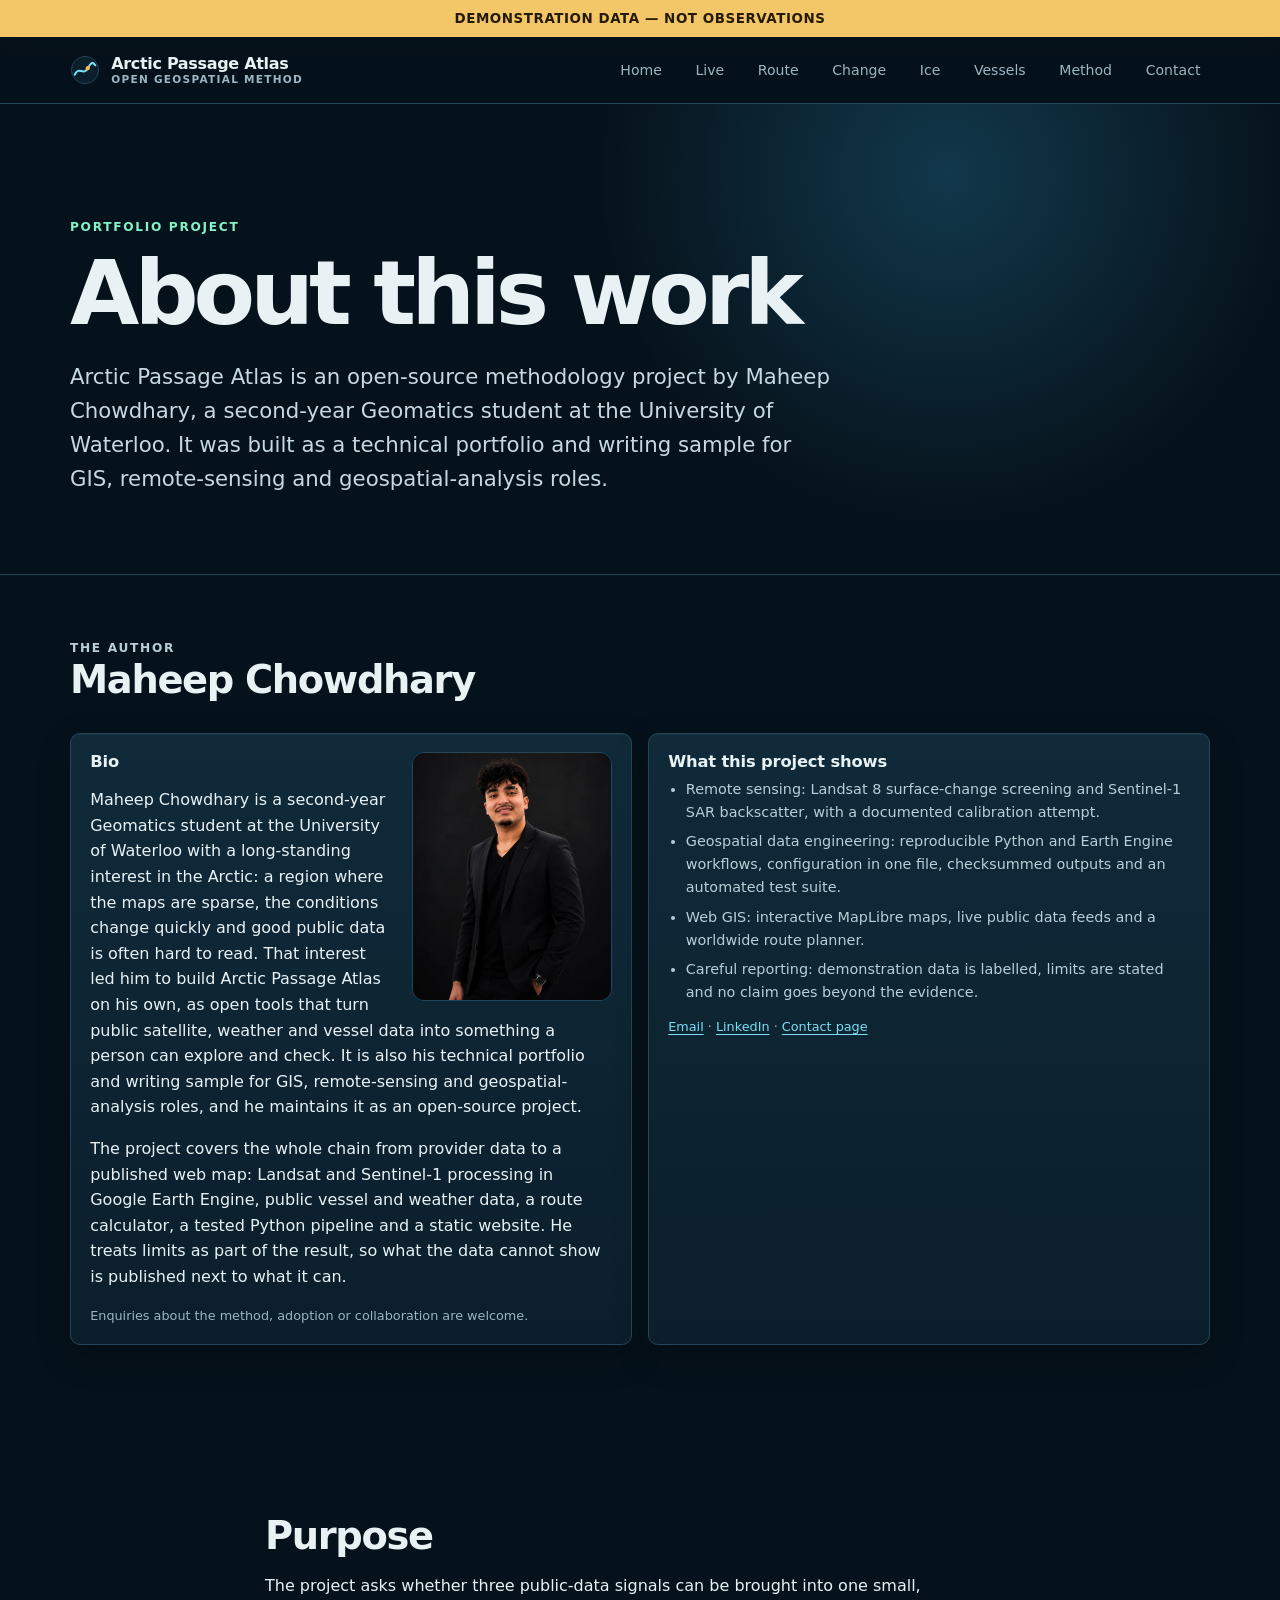
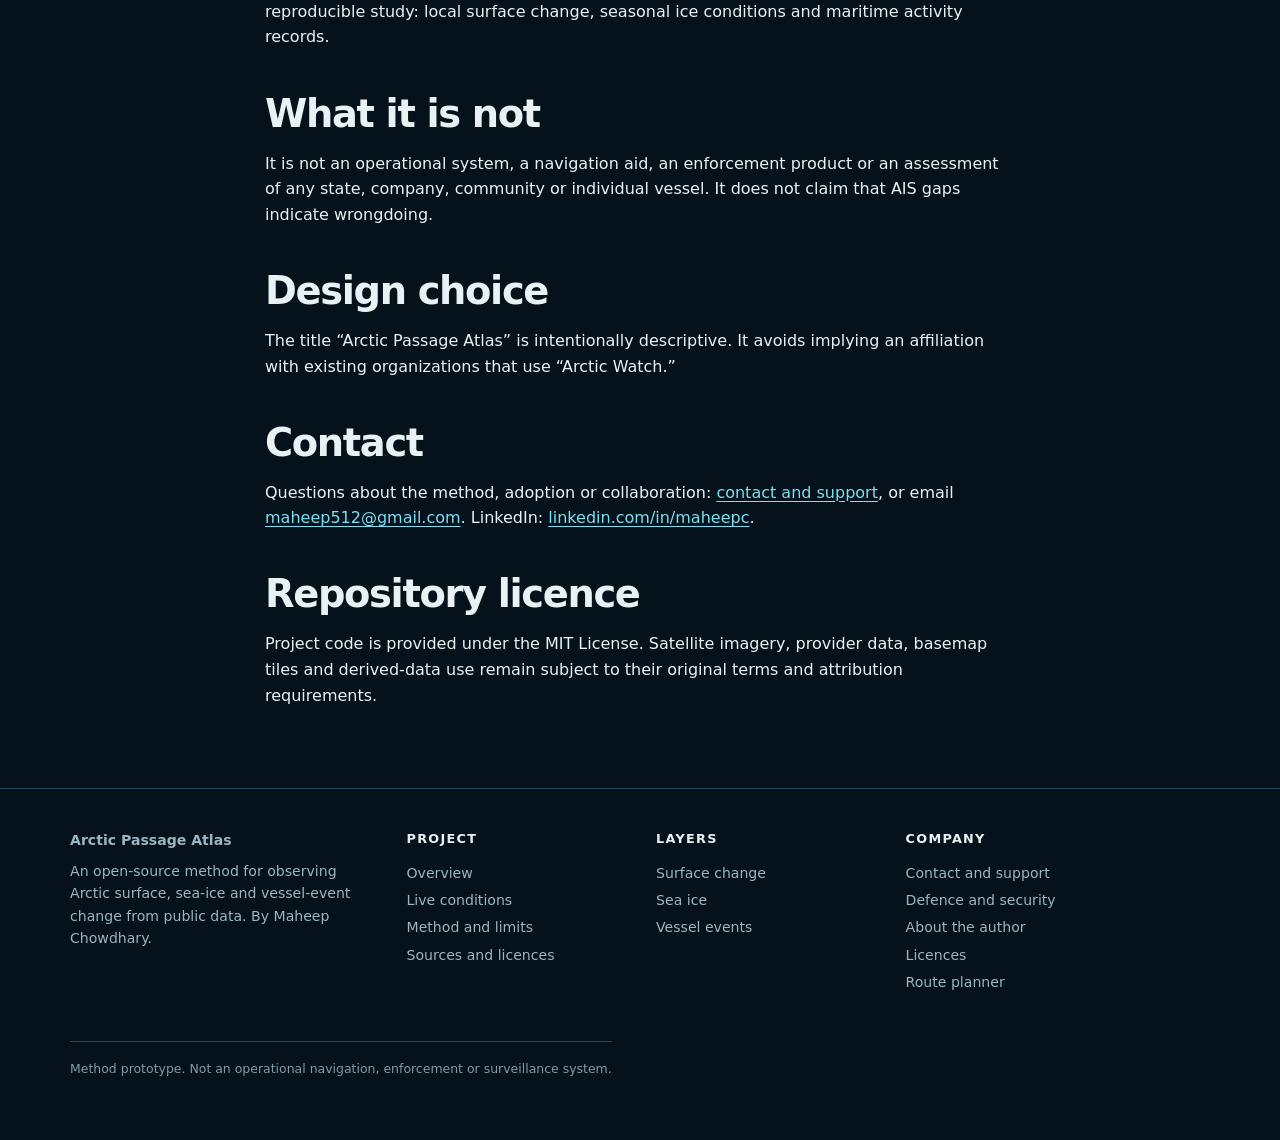
<file: site/about.html>
<!doctype html>
<html lang="en">
  <head>
    <meta charset="utf-8" />
    <meta name="viewport" content="width=device-width,initial-scale=1" />
    <title>About · Arctic Passage Atlas</title>
    <link rel="stylesheet" href="assets/site.css" /><link rel="stylesheet" href="assets/pro.css" />
      <link rel="icon" href="data:image/svg+xml,%3Csvg xmlns='http://www.w3.org/2000/svg' viewBox='0 0 32 32'%3E%3Ccircle cx='16' cy='16' r='15' fill='%230b1e2b' stroke='%2324465b'/%3E%3Cpath d='M5 21C10 11 14 23 19 14S25 9 27 11' fill='none' stroke='%237bdff2' stroke-width='2.4' stroke-linecap='round'/%3E%3Ccircle cx='19' cy='14' r='2.4' fill='%23ffb454'/%3E%3C/svg%3E" />
      <meta name="description" content="About Arctic Passage Atlas and its author: an open-source geospatial methodology project by Maheep Chowdhary." />
      <meta property="og:site_name" content="Arctic Passage Atlas" />
    <meta property="og:type" content="website" />
    <meta property="og:title" content="About · Arctic Passage Atlas" />
    <meta property="og:description" content="About Arctic Passage Atlas and its author: an open-source geospatial methodology project by Maheep Chowdhary." />
    <meta name="twitter:card" content="summary" />
      <script type="application/ld+json">
      {"@context":"https://schema.org","@type":"Person","name":"Maheep Chowdhary","jobTitle":"Geomatics student","affiliation":{"@type":"CollegeOrUniversity","name":"University of Waterloo"},"url":"https://arcticpassageatlas.com/about.html","image":"https://arcticpassageatlas.com/assets/maheep-chowdhary.jpg","sameAs":["https://www.linkedin.com/in/maheepc"],"email":"mailto:maheep512@gmail.com"}
    </script>
  </head>
  <body>
    <a class="skip" href="#main">Skip to content</a>
    <div class="demo-banner" data-mode>
      DEMONSTRATION DATA — NOT OBSERVATIONS
    </div>
    <!-- chrome:header --><header class="site-header"><nav class="nav" aria-label="Primary"><a class="brand" href="index.html"><svg class="brand-mark" viewBox="0 0 32 32" aria-hidden="true" focusable="false"><circle cx="16" cy="16" r="14.5" fill="#0b1e2b" stroke="#24465b"/><path d="M5 21 C10 11 14 23 19 14 S25 9 27 11" fill="none" stroke="#7bdff2" stroke-width="2.2" stroke-linecap="round"/><circle cx="19" cy="14" r="2.3" fill="#ffb454"/></svg><span class="brand-text">Arctic Passage Atlas<small>Open geospatial method</small></span></a><button class="nav-toggle" type="button" aria-expanded="false" aria-controls="nav-links">Menu</button><div class="nav-links" id="nav-links"><a href="index.html">Home</a><a href="live.html">Live</a><a href="route.html">Route</a><a href="layers/change.html">Change</a><a href="layers/ice.html">Ice</a><a href="layers/vessels.html">Vessels</a><a href="methodology.html">Method</a><a href="contact.html">Contact</a></div></nav></header><!-- /chrome:header -->
    <main id="main">
      <section class="hero">
        <div class="wrap">
          <p class="eyebrow">Portfolio project</p>
          <h1>About this work</h1>
          <p class="lede">
            Arctic Passage Atlas is an open-source methodology project by Maheep
            Chowdhary, a second-year Geomatics student at the University of Waterloo. It was built as a
            technical portfolio and writing sample for GIS, remote-sensing and
            geospatial-analysis roles.
          </p>
        </div>
      </section>
      <section class="section" id="author">
        <div class="wrap">
          <div class="section-head">
            <p class="eyebrow">The author</p>
            <h2>Maheep Chowdhary</h2>
          </div>
          <div class="grid two">
            <div class="panel">
              <img src="assets/maheep-chowdhary.jpg" width="640" height="800" alt="Portrait of Maheep Chowdhary in a black blazer"
                   style="float:right;width:min(42%,200px);height:auto;margin:0 0 .8rem 1.1rem;border-radius:12px;border:1px solid var(--line)">
              <h3>Bio</h3>
              <p>
                Maheep Chowdhary is a second-year Geomatics student at the University of Waterloo with a long-standing
                interest in the Arctic: a region where the maps are sparse, the conditions change quickly and good
                public data is often hard to read. That interest led him to build Arctic Passage Atlas on his own, as
                open tools that turn public satellite, weather and vessel data into something a person can explore
                and check. It is also his technical portfolio and writing sample for GIS, remote-sensing and
                geospatial-analysis roles, and he maintains it as an open-source project.
              </p>
              <p>
                The project covers the whole chain from provider data to a published web map: Landsat and Sentinel-1
                processing in Google Earth Engine, public vessel and weather data, a route calculator, a tested Python
                pipeline and a static website. He treats limits as part of the result, so what the data cannot show is
                published next to what it can.
              </p>
              <p class="sub" style="margin-bottom:0">
                Enquiries about the method, adoption or collaboration are welcome.
              </p>
            </div>
            <div class="panel">
              <h3>What this project shows</h3>
              <ul>
                <li>Remote sensing: Landsat 8 surface-change screening and Sentinel-1 SAR backscatter, with a documented calibration attempt.</li>
                <li>Geospatial data engineering: reproducible Python and Earth Engine workflows, configuration in one file, checksummed outputs and an automated test suite.</li>
                <li>Web GIS: interactive MapLibre maps, live public data feeds and a worldwide route planner.</li>
                <li>Careful reporting: demonstration data is labelled, limits are stated and no claim goes beyond the evidence.</li>
              </ul>
              <p class="sub" style="margin:.8rem 0 0">
                <a href="mailto:maheep512@gmail.com">Email</a> ·
                <a href="https://www.linkedin.com/in/maheepc">LinkedIn</a> ·
                <a href="contact.html">Contact page</a>
              </p>
            </div>
          </div>
        </div>
      </section>
      <section class="section">
        <div class="wrap prose">
          <h2>Purpose</h2>
          <p>
            The project asks whether three public-data signals can be brought
            into one small, reproducible study: local surface change, seasonal
            ice conditions and maritime activity records.
          </p>
          <h2>What it is not</h2>
          <p>
            It is not an operational system, a navigation aid, an enforcement
            product or an assessment of any state, company, community or
            individual vessel. It does not claim that AIS gaps indicate
            wrongdoing.
          </p>
          <h2>Design choice</h2>
          <p>
            The title “Arctic Passage Atlas” is intentionally descriptive. It
            avoids implying an affiliation with existing organizations that use
            “Arctic Watch.”
          </p>
          <h2>Contact</h2>
          <p>Questions about the method, adoption or collaboration: <a href="contact.html">contact and support</a>, or email <a href="mailto:maheep512@gmail.com">maheep512@gmail.com</a>. LinkedIn: <a href="https://www.linkedin.com/in/maheepc">linkedin.com/in/maheepc</a>.</p>
          <h2>Repository licence</h2>
          <p>
            Project code is provided under the MIT License. Satellite imagery,
            provider data, basemap tiles and derived-data use remain subject to
            their original terms and attribution requirements.
          </p>
        </div>
      </section>
    </main>
    <!-- chrome:footer --><footer class="site-footer pro"><div class="wrap"><div class="footer-grid"><div><strong>Arctic Passage Atlas</strong><p style="margin:.5rem 0 0;max-width:34ch">An open-source method for observing Arctic surface, sea-ice and vessel-event change from public data. By Maheep Chowdhary.</p></div><div><h4>Project</h4><a href="index.html">Overview</a><a href="live.html">Live conditions</a><a href="methodology.html">Method and limits</a><a href="sources.html">Sources and licences</a></div><div><h4>Layers</h4><a href="layers/change.html">Surface change</a><a href="layers/ice.html">Sea ice</a><a href="layers/vessels.html">Vessel events</a></div><div><h4>Company</h4><a href="contact.html">Contact and support</a><a href="defence.html">Defence and security</a><a href="about.html">About the author</a><a href="sources.html#licences">Licences</a><a href="route.html">Route planner</a></div></div><p class="footer-legal">Method prototype. Not an operational navigation, enforcement or surveillance system.</p></div></footer><!-- /chrome:footer -->
    <script src="assets/data.js"></script>
    <script src="assets/site.js"></script>
      <script src="assets/ui.js" defer></script>
  </body>
</html>
</file>
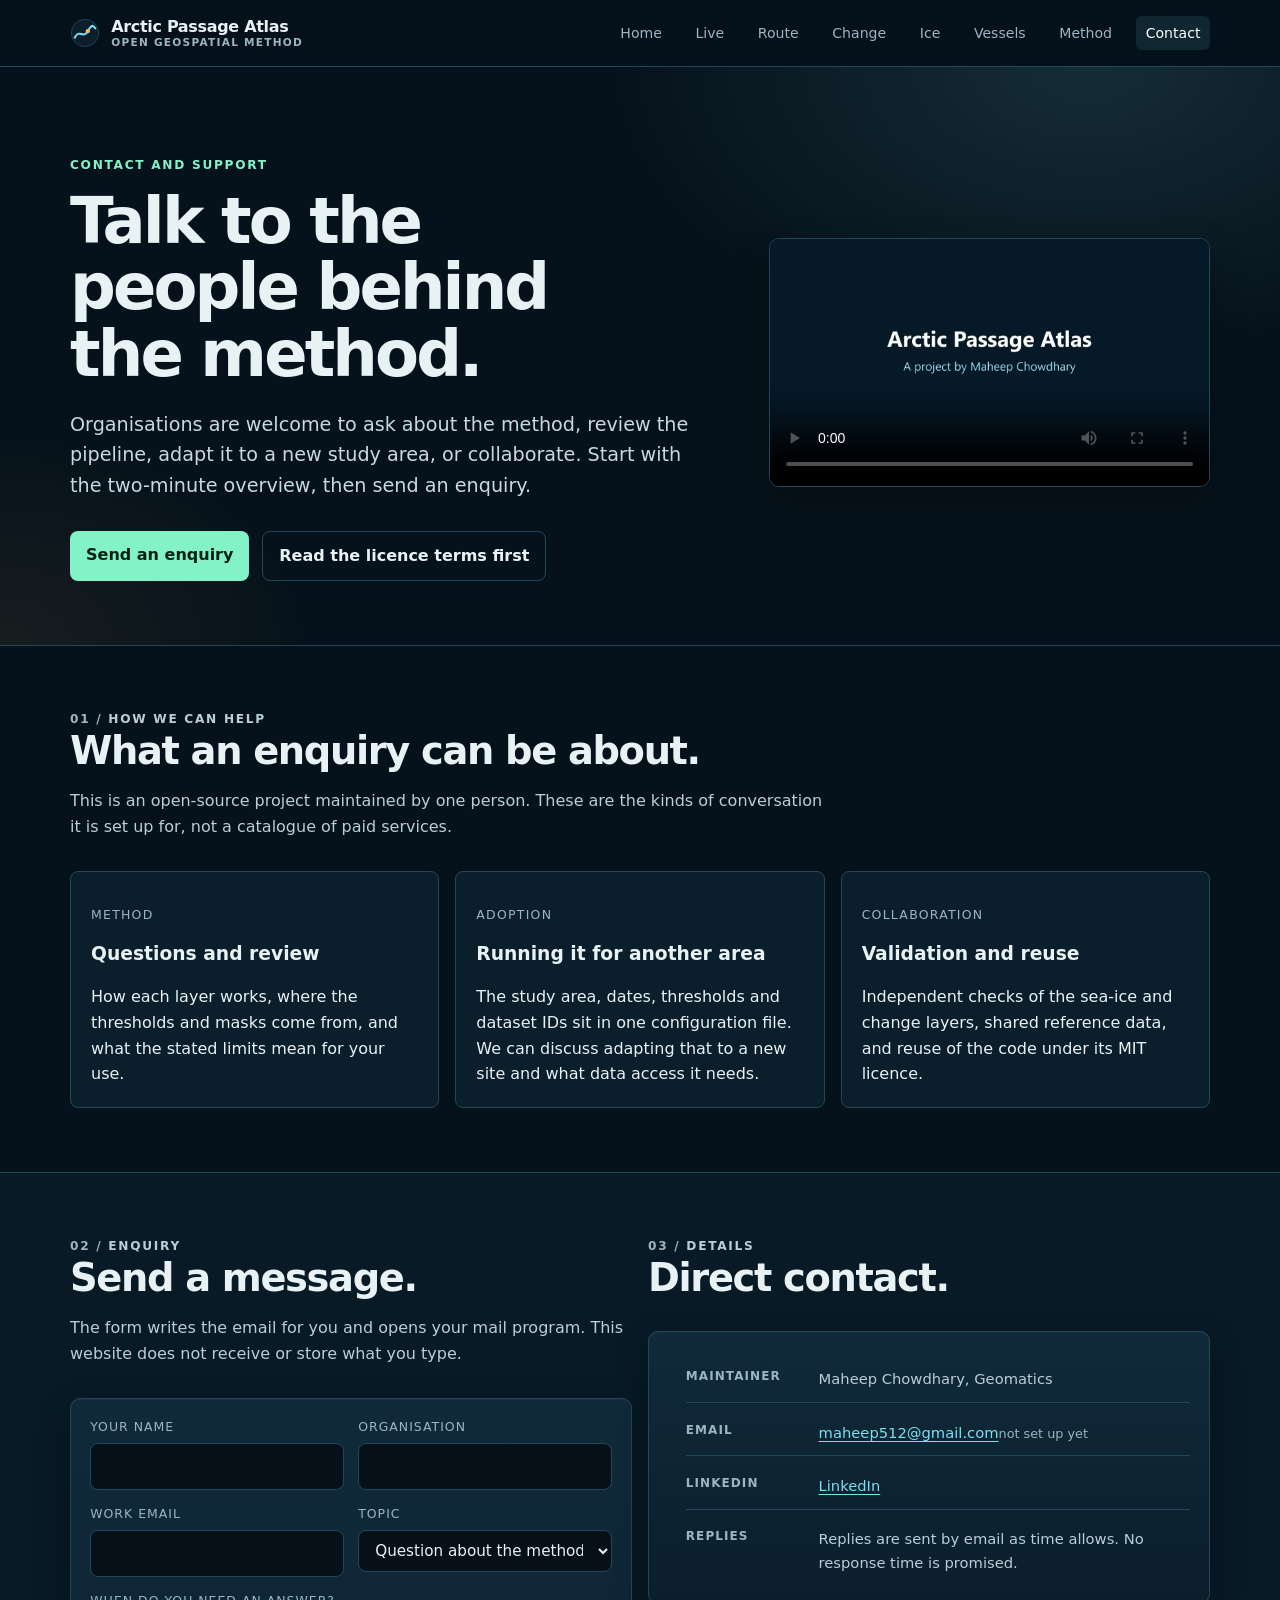
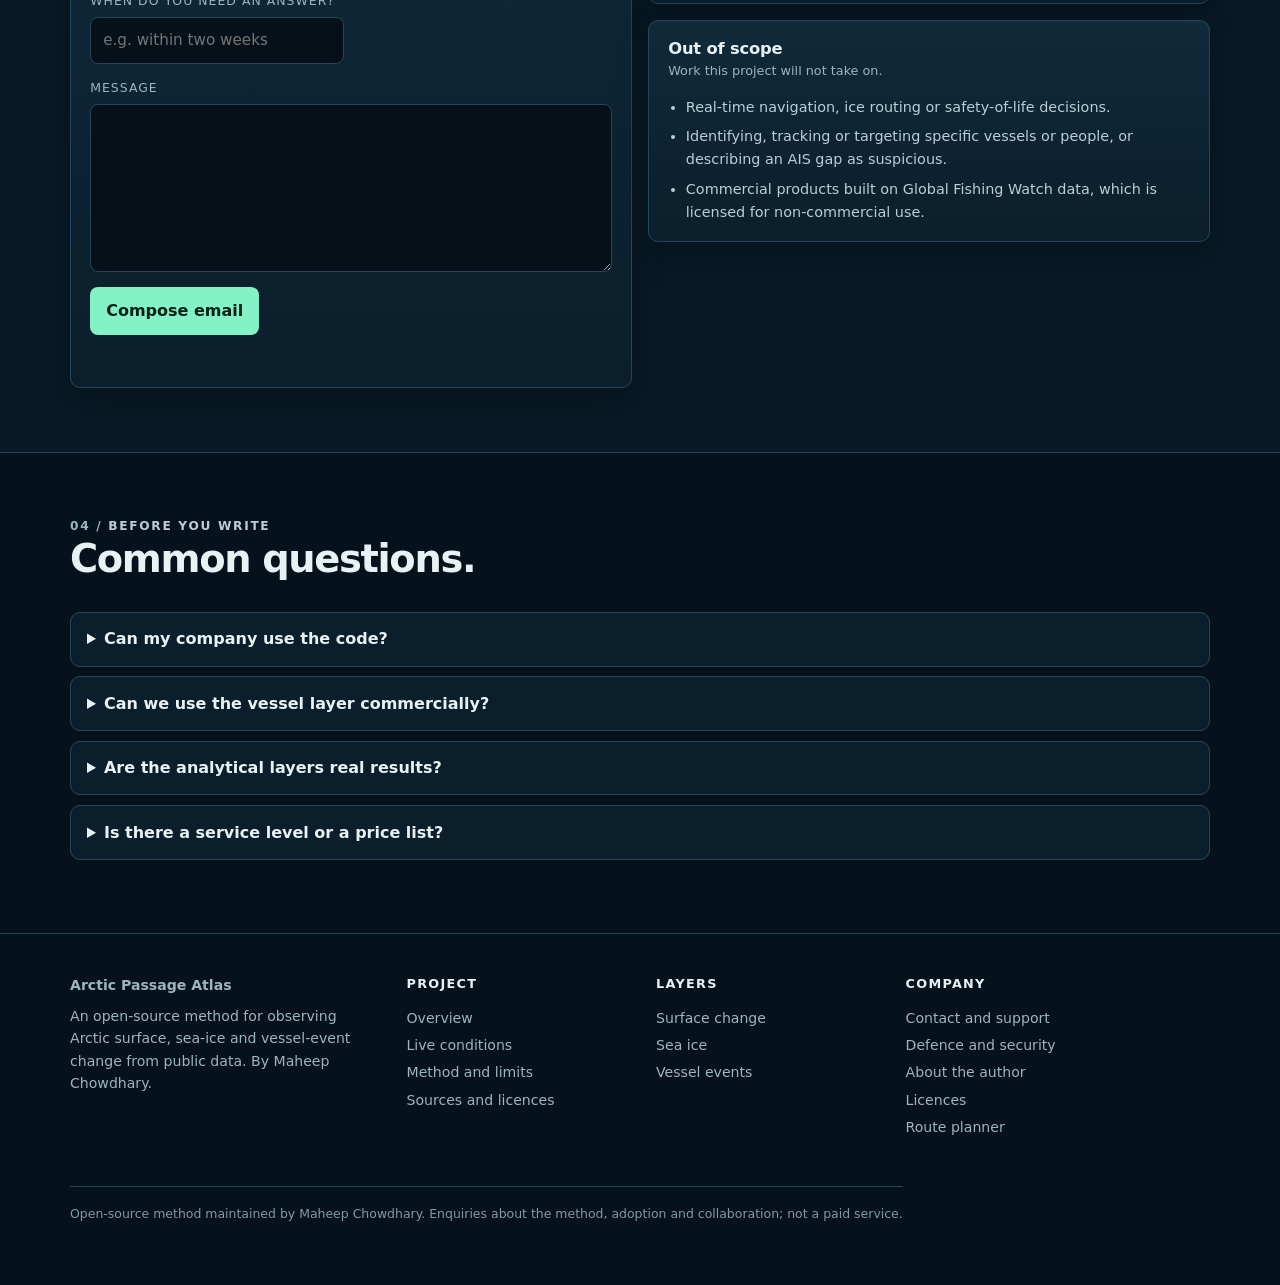
<file: site/contact.html>
<!doctype html>
<html lang="en">
  <head>
    <meta charset="utf-8" />
    <meta name="viewport" content="width=device-width,initial-scale=1" />
    <meta
      name="description"
      content="Contact Arctic Passage Atlas for questions about the method, adopting or reviewing the pipeline, collaboration and reuse. Watch the project overview video."
    />
    <meta name="theme-color" content="#06121b" />
    <title>Contact and support · Arctic Passage Atlas</title>
    <link rel="stylesheet" href="assets/site.css" /><link rel="stylesheet" href="assets/pro.css" />
      <link rel="icon" href="data:image/svg+xml,%3Csvg xmlns='http://www.w3.org/2000/svg' viewBox='0 0 32 32'%3E%3Ccircle cx='16' cy='16' r='15' fill='%230b1e2b' stroke='%2324465b'/%3E%3Cpath d='M5 21C10 11 14 23 19 14S25 9 27 11' fill='none' stroke='%237bdff2' stroke-width='2.4' stroke-linecap='round'/%3E%3Ccircle cx='19' cy='14' r='2.4' fill='%23ffb454'/%3E%3C/svg%3E" />
      <meta property="og:site_name" content="Arctic Passage Atlas" />
    <meta property="og:type" content="website" />
    <meta property="og:title" content="Contact and support · Arctic Passage Atlas" />
    <meta property="og:description" content="Contact Arctic Passage Atlas for questions about the method, adopting or reviewing the pipeline, collaboration and reuse. Watch the project overview video." />
    <meta name="twitter:card" content="summary" />
  </head>
  <body>
    <a class="skip" href="#main">Skip to content</a>
    <!-- chrome:header --><header class="site-header"><nav class="nav" aria-label="Primary"><a class="brand" href="index.html"><svg class="brand-mark" viewBox="0 0 32 32" aria-hidden="true" focusable="false"><circle cx="16" cy="16" r="14.5" fill="#0b1e2b" stroke="#24465b"/><path d="M5 21 C10 11 14 23 19 14 S25 9 27 11" fill="none" stroke="#7bdff2" stroke-width="2.2" stroke-linecap="round"/><circle cx="19" cy="14" r="2.3" fill="#ffb454"/></svg><span class="brand-text">Arctic Passage Atlas<small>Open geospatial method</small></span></a><button class="nav-toggle" type="button" aria-expanded="false" aria-controls="nav-links">Menu</button><div class="nav-links" id="nav-links"><a href="index.html">Home</a><a href="live.html">Live</a><a href="route.html">Route</a><a href="layers/change.html">Change</a><a href="layers/ice.html">Ice</a><a href="layers/vessels.html">Vessels</a><a href="methodology.html">Method</a><a aria-current="page" href="contact.html">Contact</a></div></nav></header><!-- /chrome:header -->
    <main id="main">
      <section class="hero pro">
        <div class="wrap hero-grid">
          <div>
            <p class="eyebrow">Contact and support</p>
            <h1>Talk to the people behind the method.</h1>
            <p class="lede">
              Organisations are welcome to ask about the method, review the
              pipeline, adapt it to a new study area, or collaborate. Start with
              the two-minute overview, then send an enquiry.
            </p>
            <div class="actions">
              <a class="button" href="#enquire">Send an enquiry</a>
              <a class="button secondary" href="sources.html#licences">Read the licence terms first</a>
            </div>
          </div>
          <div class="video-frame">
            <video controls preload="metadata" poster="assets/video/explainer-poster.jpg" playsinline>
              <source src="assets/video/explainer.mp4" type="video/mp4" />
              Your browser does not play embedded video.
            </video>
          </div>
        </div>
      </section>

      <section class="section">
        <div class="wrap">
          <div class="section-head">
            <p class="eyebrow num" data-n="01">How we can help</p>
            <h2>What an enquiry can be about.</h2>
            <p>This is an open-source project maintained by one person. These are the kinds of conversation it is set up for, not a catalogue of paid services.</p>
          </div>
          <div class="grid">
            <article class="card">
              <p class="kicker">Method</p>
              <h3>Questions and review</h3>
              <p>How each layer works, where the thresholds and masks come from, and what the stated limits mean for your use.</p>
            </article>
            <article class="card">
              <p class="kicker">Adoption</p>
              <h3>Running it for another area</h3>
              <p>The study area, dates, thresholds and dataset IDs sit in one configuration file. We can discuss adapting that to a new site and what data access it needs.</p>
            </article>
            <article class="card">
              <p class="kicker">Collaboration</p>
              <h3>Validation and reuse</h3>
              <p>Independent checks of the sea-ice and change layers, shared reference data, and reuse of the code under its MIT licence.</p>
            </article>
          </div>
        </div>
      </section>

      <section class="section alt" id="enquire">
        <div class="wrap grid two">
          <div>
            <div class="section-head">
              <p class="eyebrow num" data-n="02">Enquiry</p>
              <h2>Send a message.</h2>
              <p>The form writes the email for you and opens your mail program. This website does not receive or store what you type.</p>
            </div>
            <form id="enquiry" class="panel form" novalidate>
              <label>Your name <input name="name" required autocomplete="name" /></label>
              <label>Organisation <input name="company" autocomplete="organization" /></label>
              <label>Work email <input name="email" type="email" required autocomplete="email" /></label>
              <label>Topic
                <select name="topic">
                  <option>Question about the method</option>
                  <option>Reviewing or adapting the pipeline</option>
                  <option>Collaboration or validation data</option>
                  <option>Reuse and licensing</option>
                  <option>Defence or security organisation</option>
                  <option>Something else</option>
                </select>
              </label>
              <label>When do you need an answer? <input name="timeframe" placeholder="e.g. within two weeks" /></label>
              <label class="wide">Message <textarea name="message" rows="6" required></textarea></label>
              <div class="wide form-actions">
                <button class="button" type="submit">Compose email</button>
                <button class="button secondary" type="button" id="copy-enquiry" hidden>Copy as text</button>
              </div>
              <p class="wide form-status" id="enquiry-status" role="status" aria-live="polite"></p>
            </form>
          </div>
          <div>
            <div class="section-head">
              <p class="eyebrow num" data-n="03">Details</p>
              <h2>Direct contact.</h2>
            </div>
            <div class="panel">
              <ul class="contact-list">
                <li><strong>Maintainer</strong><span>Maheep Chowdhary, Geomatics</span></li>
                <li><strong>Email</strong><span><a id="link-email" href="#" hidden></a><span class="muted" id="no-email">not set up yet</span></span></li>
                <li><strong>LinkedIn</strong><span><a id="link-linkedin" href="#" hidden></a></span></li>
                <li><strong>Replies</strong><span id="response-note"></span></li>
              </ul>
            </div>
            <div class="panel" style="margin-top:1rem">
              <h3>Out of scope</h3>
              <p class="sub">Work this project will not take on.</p>
              <ul>
                <li>Real-time navigation, ice routing or safety-of-life decisions.</li>
                <li>Identifying, tracking or targeting specific vessels or people, or describing an AIS gap as suspicious.</li>
                <li>Commercial products built on Global Fishing Watch data, which is licensed for non-commercial use.</li>
              </ul>
            </div>
          </div>
        </div>
      </section>

      <section class="section">
        <div class="wrap">
          <div class="section-head">
            <p class="eyebrow num" data-n="04">Before you write</p>
            <h2>Common questions.</h2>
          </div>
          <div class="faq">
            <details><summary>Can my company use the code?</summary><p>Yes. The code is MIT-licensed. The data it uses has its own terms, listed on the <a href="sources.html#licences">Sources page</a>.</p></details>
            <details><summary>Can we use the vessel layer commercially?</summary><p>No. Global Fishing Watch data and outputs derived from it are non-commercial (CC BY-NC 4.0). Other layers use sources that allow commercial reuse with attribution, but check each one.</p></details>
            <details><summary>Are the analytical layers real results?</summary><p>Not yet. They are labelled synthetic demonstrations until a provider-backed run passes the publication gates. The live context feeds and the route calculator use real, current data. The <a href="index.html#status">status board</a> shows what is pending.</p></details>
            <details><summary>Is there a service level or a price list?</summary><p>No. Nothing here is a paid service, and no response time or accuracy is promised.</p></details>
          </div>
        </div>
      </section>
    </main>
    <!-- chrome:footer --><footer class="site-footer pro"><div class="wrap"><div class="footer-grid"><div><strong>Arctic Passage Atlas</strong><p style="margin:.5rem 0 0;max-width:34ch">An open-source method for observing Arctic surface, sea-ice and vessel-event change from public data. By Maheep Chowdhary.</p></div><div><h4>Project</h4><a href="index.html">Overview</a><a href="live.html">Live conditions</a><a href="methodology.html">Method and limits</a><a href="sources.html">Sources and licences</a></div><div><h4>Layers</h4><a href="layers/change.html">Surface change</a><a href="layers/ice.html">Sea ice</a><a href="layers/vessels.html">Vessel events</a></div><div><h4>Company</h4><a href="contact.html">Contact and support</a><a href="defence.html">Defence and security</a><a href="about.html">About the author</a><a href="sources.html#licences">Licences</a><a href="route.html">Route planner</a></div></div><p class="footer-legal">Open-source method maintained by Maheep Chowdhary. Enquiries about the method, adoption and collaboration; not a paid service.</p></div></footer><!-- /chrome:footer -->
    <script src="assets/site-config.js"></script>
    <script src="assets/contact.js"></script>
      <script src="assets/ui.js" defer></script>
  </body>
</html>
</file>
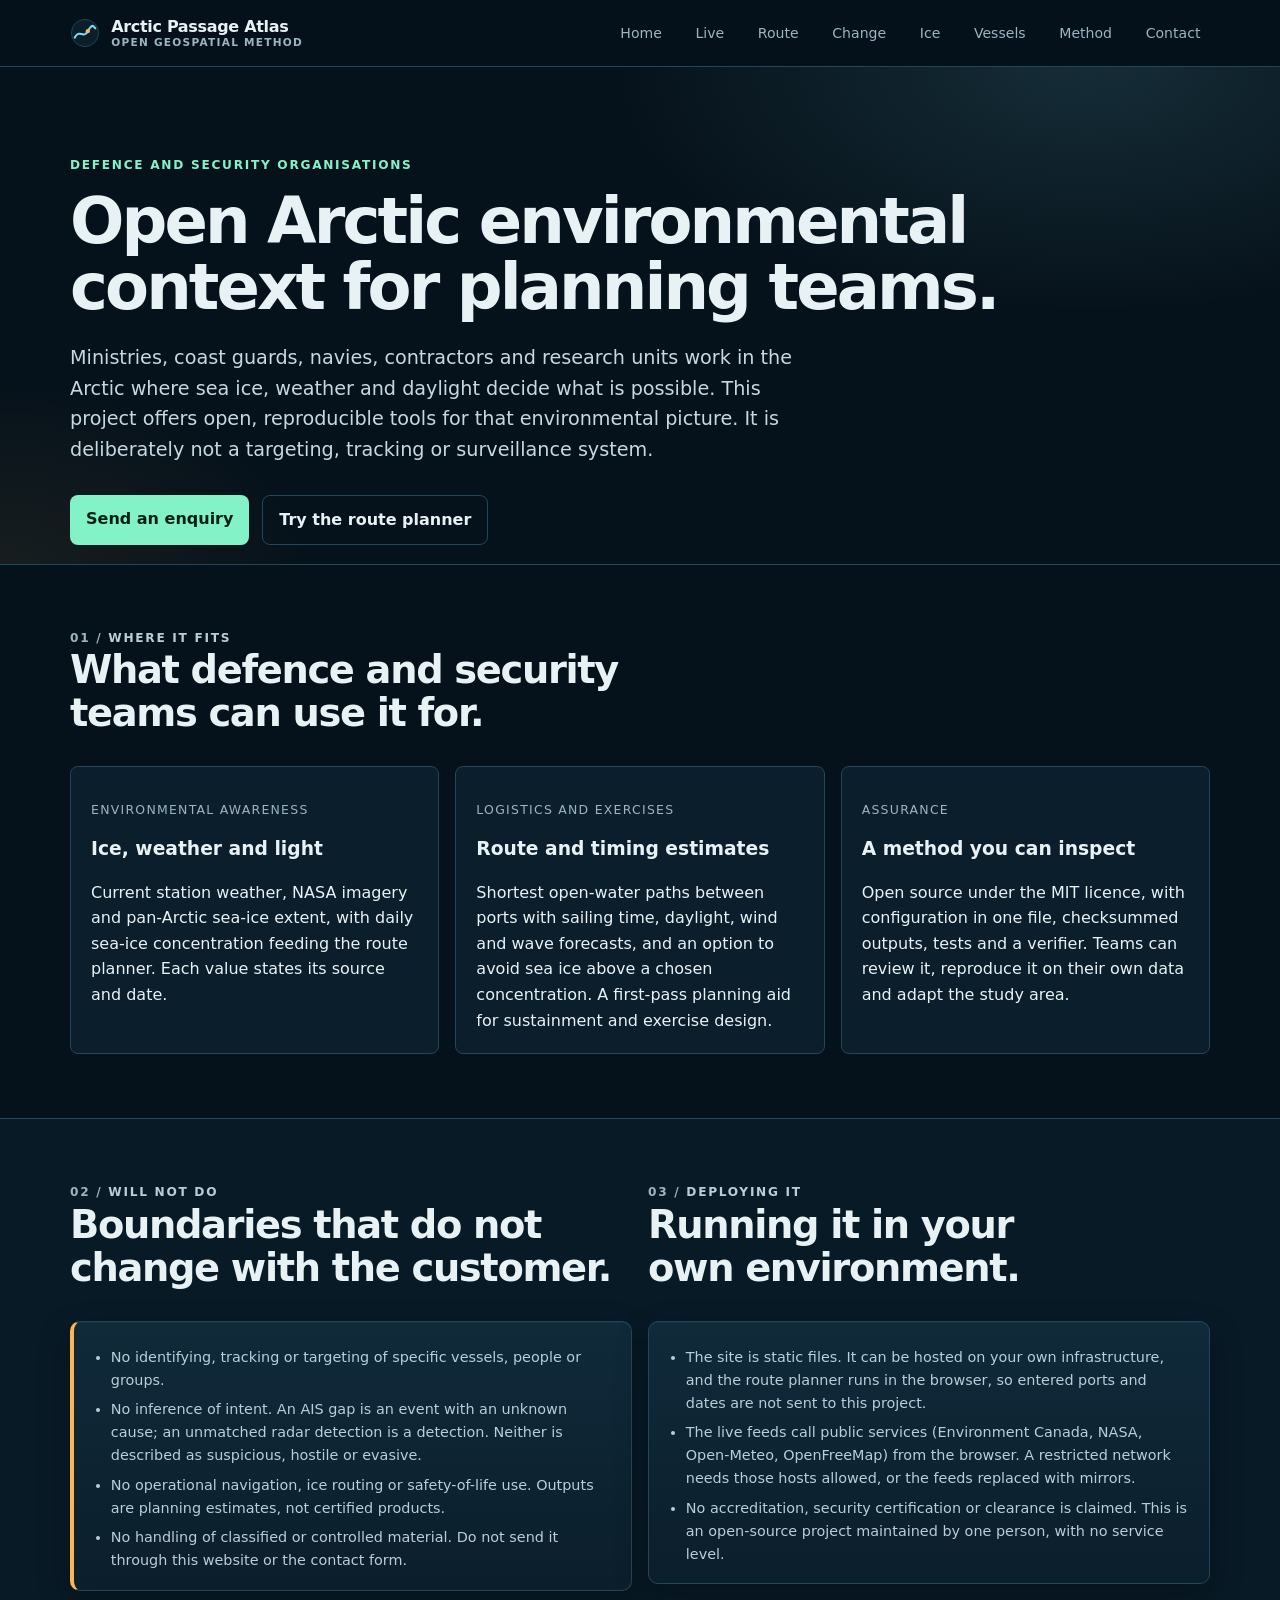
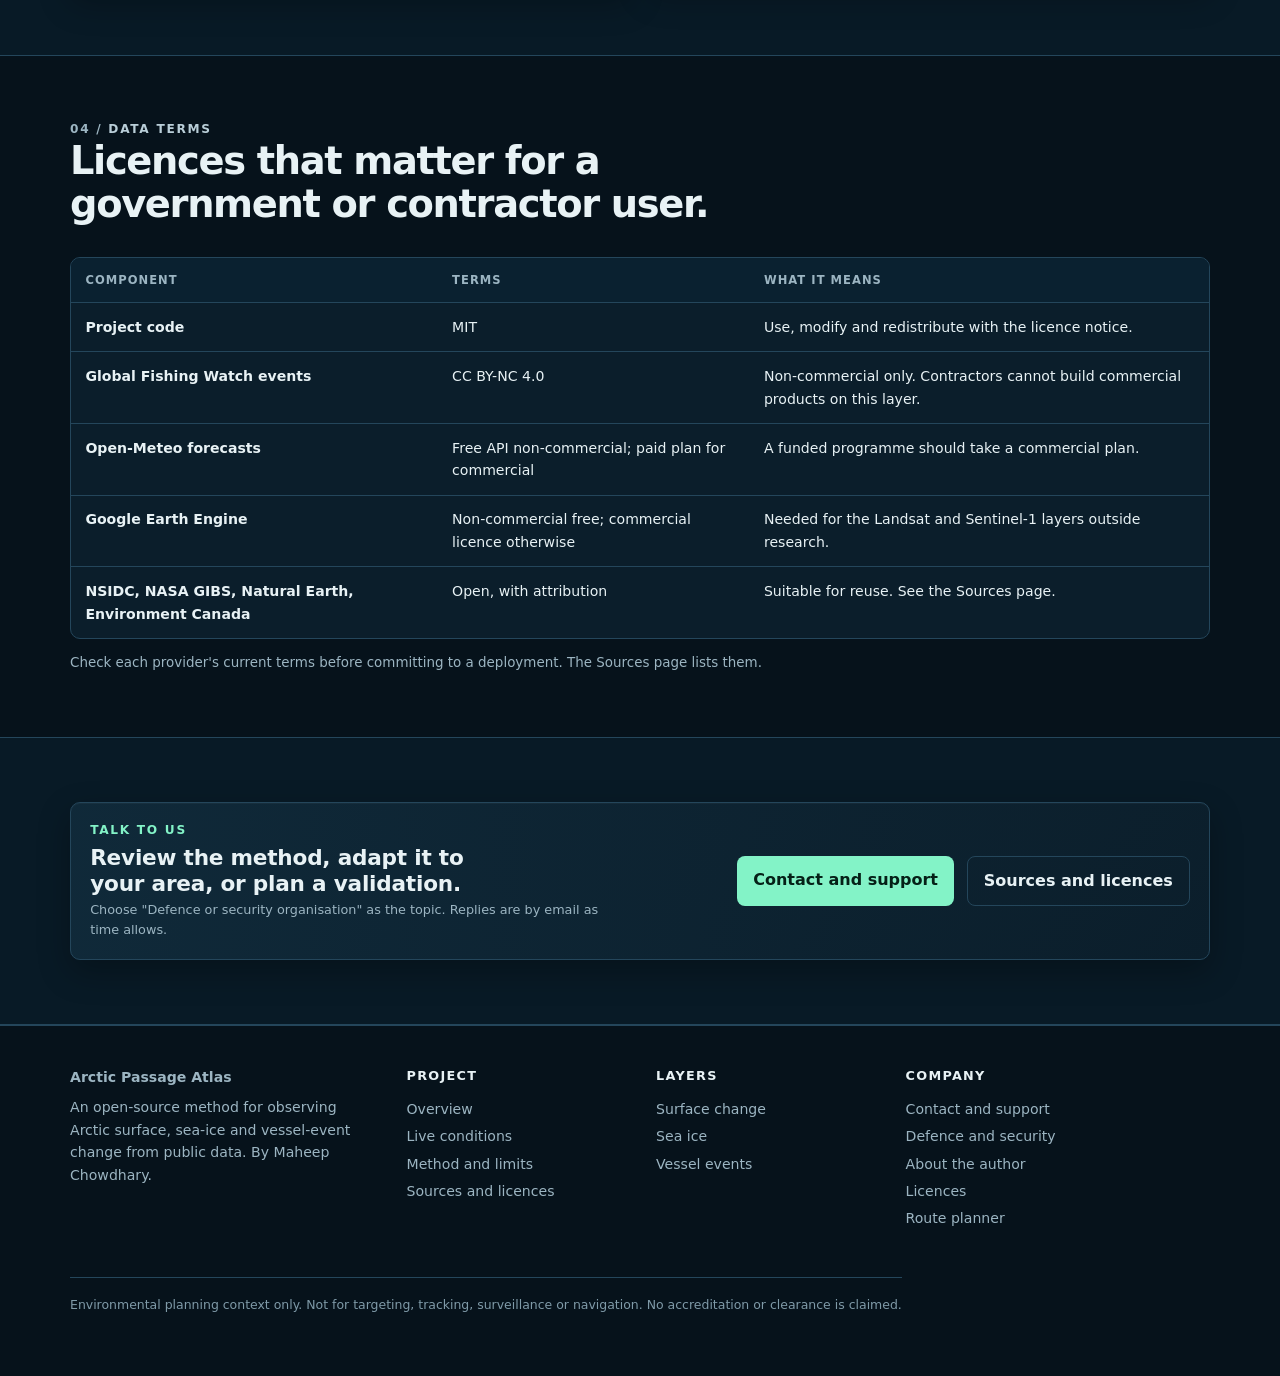
<file: site/defence.html>
<!doctype html>
<html lang="en">
  <head>
    <meta charset="utf-8" />
    <meta name="viewport" content="width=device-width,initial-scale=1" />
    <meta
      name="description"
      content="How defence and security organisations can use Arctic Passage Atlas: Arctic environmental context, route and ice planning estimates, and a reproducible open-source method, with clear limits on what it will not do."
    />
    <meta name="theme-color" content="#06121b" />
    <title>Defence and security · Arctic Passage Atlas</title>
    <link rel="stylesheet" href="assets/site.css" /><link rel="stylesheet" href="assets/pro.css" />
      <link rel="icon" href="data:image/svg+xml,%3Csvg xmlns='http://www.w3.org/2000/svg' viewBox='0 0 32 32'%3E%3Ccircle cx='16' cy='16' r='15' fill='%230b1e2b' stroke='%2324465b'/%3E%3Cpath d='M5 21C10 11 14 23 19 14S25 9 27 11' fill='none' stroke='%237bdff2' stroke-width='2.4' stroke-linecap='round'/%3E%3Ccircle cx='19' cy='14' r='2.4' fill='%23ffb454'/%3E%3C/svg%3E" />
      <meta property="og:site_name" content="Arctic Passage Atlas" />
    <meta property="og:type" content="website" />
    <meta property="og:title" content="Defence and security · Arctic Passage Atlas" />
    <meta property="og:description" content="How defence and security organisations can use Arctic Passage Atlas: Arctic environmental context, route and ice planning estimates, and a reproducible open-source method, with clear limits on what it will not do." />
    <meta name="twitter:card" content="summary" />
  </head>
  <body>
    <a class="skip" href="#main">Skip to content</a>
    <!-- chrome:header --><header class="site-header"><nav class="nav" aria-label="Primary"><a class="brand" href="index.html"><svg class="brand-mark" viewBox="0 0 32 32" aria-hidden="true" focusable="false"><circle cx="16" cy="16" r="14.5" fill="#0b1e2b" stroke="#24465b"/><path d="M5 21 C10 11 14 23 19 14 S25 9 27 11" fill="none" stroke="#7bdff2" stroke-width="2.2" stroke-linecap="round"/><circle cx="19" cy="14" r="2.3" fill="#ffb454"/></svg><span class="brand-text">Arctic Passage Atlas<small>Open geospatial method</small></span></a><button class="nav-toggle" type="button" aria-expanded="false" aria-controls="nav-links">Menu</button><div class="nav-links" id="nav-links"><a href="index.html">Home</a><a href="live.html">Live</a><a href="route.html">Route</a><a href="layers/change.html">Change</a><a href="layers/ice.html">Ice</a><a href="layers/vessels.html">Vessels</a><a href="methodology.html">Method</a><a href="contact.html">Contact</a></div></nav></header><!-- /chrome:header -->
    <main id="main">
      <section class="hero pro compact">
        <div class="wrap">
          <p class="eyebrow">Defence and security organisations</p>
          <h1 style="max-width:22ch">Open Arctic environmental context for planning teams.</h1>
          <p class="lede">
            Ministries, coast guards, navies, contractors and research units work in the Arctic where sea ice, weather
            and daylight decide what is possible. This project offers open, reproducible tools for that environmental
            picture. It is deliberately not a targeting, tracking or surveillance system.
          </p>
          <div class="actions">
            <a class="button" href="contact.html#enquire">Send an enquiry</a>
            <a class="button secondary" href="route.html">Try the route planner</a>
          </div>
        </div>
      </section>

      <section class="section">
        <div class="wrap">
          <div class="section-head">
            <p class="eyebrow num" data-n="01">Where it fits</p>
            <h2>What defence and security teams can use it for.</h2>
          </div>
          <div class="grid">
            <article class="card">
              <p class="kicker">Environmental awareness</p>
              <h3>Ice, weather and light</h3>
              <p>Current station weather, NASA imagery and pan-Arctic sea-ice extent, with daily sea-ice concentration feeding the route planner. Each value states its source and date.</p>
            </article>
            <article class="card">
              <p class="kicker">Logistics and exercises</p>
              <h3>Route and timing estimates</h3>
              <p>Shortest open-water paths between ports with sailing time, daylight, wind and wave forecasts, and an option to avoid sea ice above a chosen concentration. A first-pass planning aid for sustainment and exercise design.</p>
            </article>
            <article class="card">
              <p class="kicker">Assurance</p>
              <h3>A method you can inspect</h3>
              <p>Open source under the MIT licence, with configuration in one file, checksummed outputs, tests and a verifier. Teams can review it, reproduce it on their own data and adapt the study area.</p>
            </article>
          </div>
        </div>
      </section>

      <section class="section alt">
        <div class="wrap grid two">
          <div>
            <div class="section-head">
              <p class="eyebrow num" data-n="02">Will not do</p>
              <h2>Boundaries that do not change with the customer.</h2>
            </div>
            <div class="panel warn-panel">
              <ul>
                <li>No identifying, tracking or targeting of specific vessels, people or groups.</li>
                <li>No inference of intent. An AIS gap is an event with an unknown cause; an unmatched radar detection is a detection. Neither is described as suspicious, hostile or evasive.</li>
                <li>No operational navigation, ice routing or safety-of-life use. Outputs are planning estimates, not certified products.</li>
                <li>No handling of classified or controlled material. Do not send it through this website or the contact form.</li>
              </ul>
            </div>
          </div>
          <div>
            <div class="section-head">
              <p class="eyebrow num" data-n="03">Deploying it</p>
              <h2>Running it in your own environment.</h2>
            </div>
            <div class="panel">
              <ul>
                <li>The site is static files. It can be hosted on your own infrastructure, and the route planner runs in the browser, so entered ports and dates are not sent to this project.</li>
                <li>The live feeds call public services (Environment Canada, NASA, Open-Meteo, OpenFreeMap) from the browser. A restricted network needs those hosts allowed, or the feeds replaced with mirrors.</li>
                <li>No accreditation, security certification or clearance is claimed. This is an open-source project maintained by one person, with no service level.</li>
              </ul>
            </div>
          </div>
        </div>
      </section>

      <section class="section">
        <div class="wrap">
          <div class="section-head">
            <p class="eyebrow num" data-n="04">Data terms</p>
            <h2>Licences that matter for a government or contractor user.</h2>
          </div>
          <div class="table-wrap">
            <table class="data" style="min-width:560px">
              <thead><tr><th>Component</th><th>Terms</th><th>What it means</th></tr></thead>
              <tbody>
                <tr><td>Project code</td><td>MIT</td><td>Use, modify and redistribute with the licence notice.</td></tr>
                <tr><td>Global Fishing Watch events</td><td>CC BY-NC 4.0</td><td>Non-commercial only. Contractors cannot build commercial products on this layer.</td></tr>
                <tr><td>Open-Meteo forecasts</td><td>Free API non-commercial; paid plan for commercial</td><td>A funded programme should take a commercial plan.</td></tr>
                <tr><td>Google Earth Engine</td><td>Non-commercial free; commercial licence otherwise</td><td>Needed for the Landsat and Sentinel-1 layers outside research.</td></tr>
                <tr><td>NSIDC, NASA GIBS, Natural Earth, Environment Canada</td><td>Open, with attribution</td><td>Suitable for reuse. See the Sources page.</td></tr>
              </tbody>
            </table>
          </div>
          <p class="chart-note">Check each provider's current terms before committing to a deployment. The Sources page lists them.</p>
        </div>
      </section>

      <section class="section alt">
        <div class="wrap">
          <div class="panel cta-band">
            <div>
              <p class="eyebrow" style="margin:0 0 .3rem">Talk to us</p>
              <h3 style="font-size:1.35rem">Review the method, adapt it to your area, or plan a validation.</h3>
              <p class="sub" style="margin:.2rem 0 0">Choose "Defence or security organisation" as the topic. Replies are by email as time allows.</p>
            </div>
            <div class="actions" style="margin:0">
              <a class="button" href="contact.html#enquire">Contact and support</a>
              <a class="button secondary" href="sources.html">Sources and licences</a>
            </div>
          </div>
        </div>
      </section>
    </main>
    <!-- chrome:footer --><footer class="site-footer pro"><div class="wrap"><div class="footer-grid"><div><strong>Arctic Passage Atlas</strong><p style="margin:.5rem 0 0;max-width:34ch">An open-source method for observing Arctic surface, sea-ice and vessel-event change from public data. By Maheep Chowdhary.</p></div><div><h4>Project</h4><a href="index.html">Overview</a><a href="live.html">Live conditions</a><a href="methodology.html">Method and limits</a><a href="sources.html">Sources and licences</a></div><div><h4>Layers</h4><a href="layers/change.html">Surface change</a><a href="layers/ice.html">Sea ice</a><a href="layers/vessels.html">Vessel events</a></div><div><h4>Company</h4><a href="contact.html">Contact and support</a><a href="defence.html">Defence and security</a><a href="about.html">About the author</a><a href="sources.html#licences">Licences</a><a href="route.html">Route planner</a></div></div><p class="footer-legal">Environmental planning context only. Not for targeting, tracking, surveillance or navigation. No accreditation or clearance is claimed.</p></div></footer><!-- /chrome:footer -->
      <script src="assets/ui.js" defer></script>
  </body>
</html>
</file>
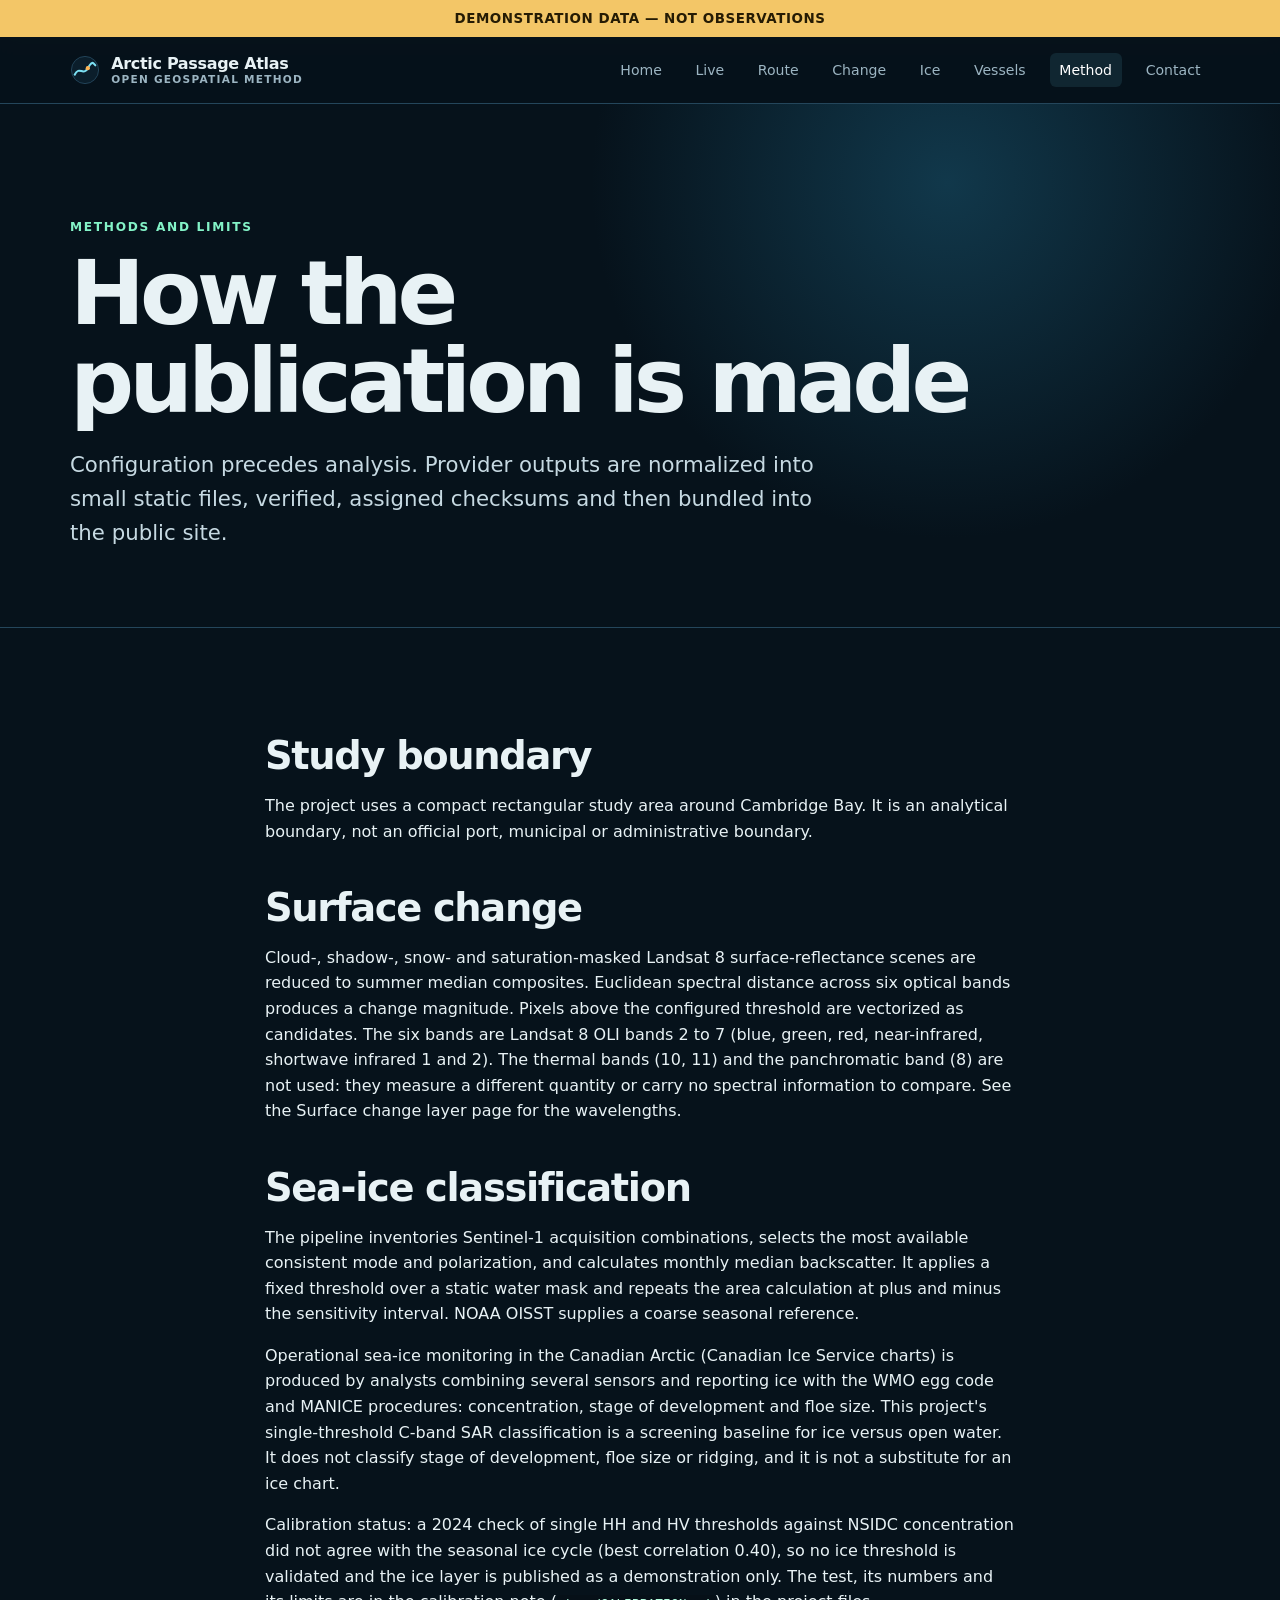
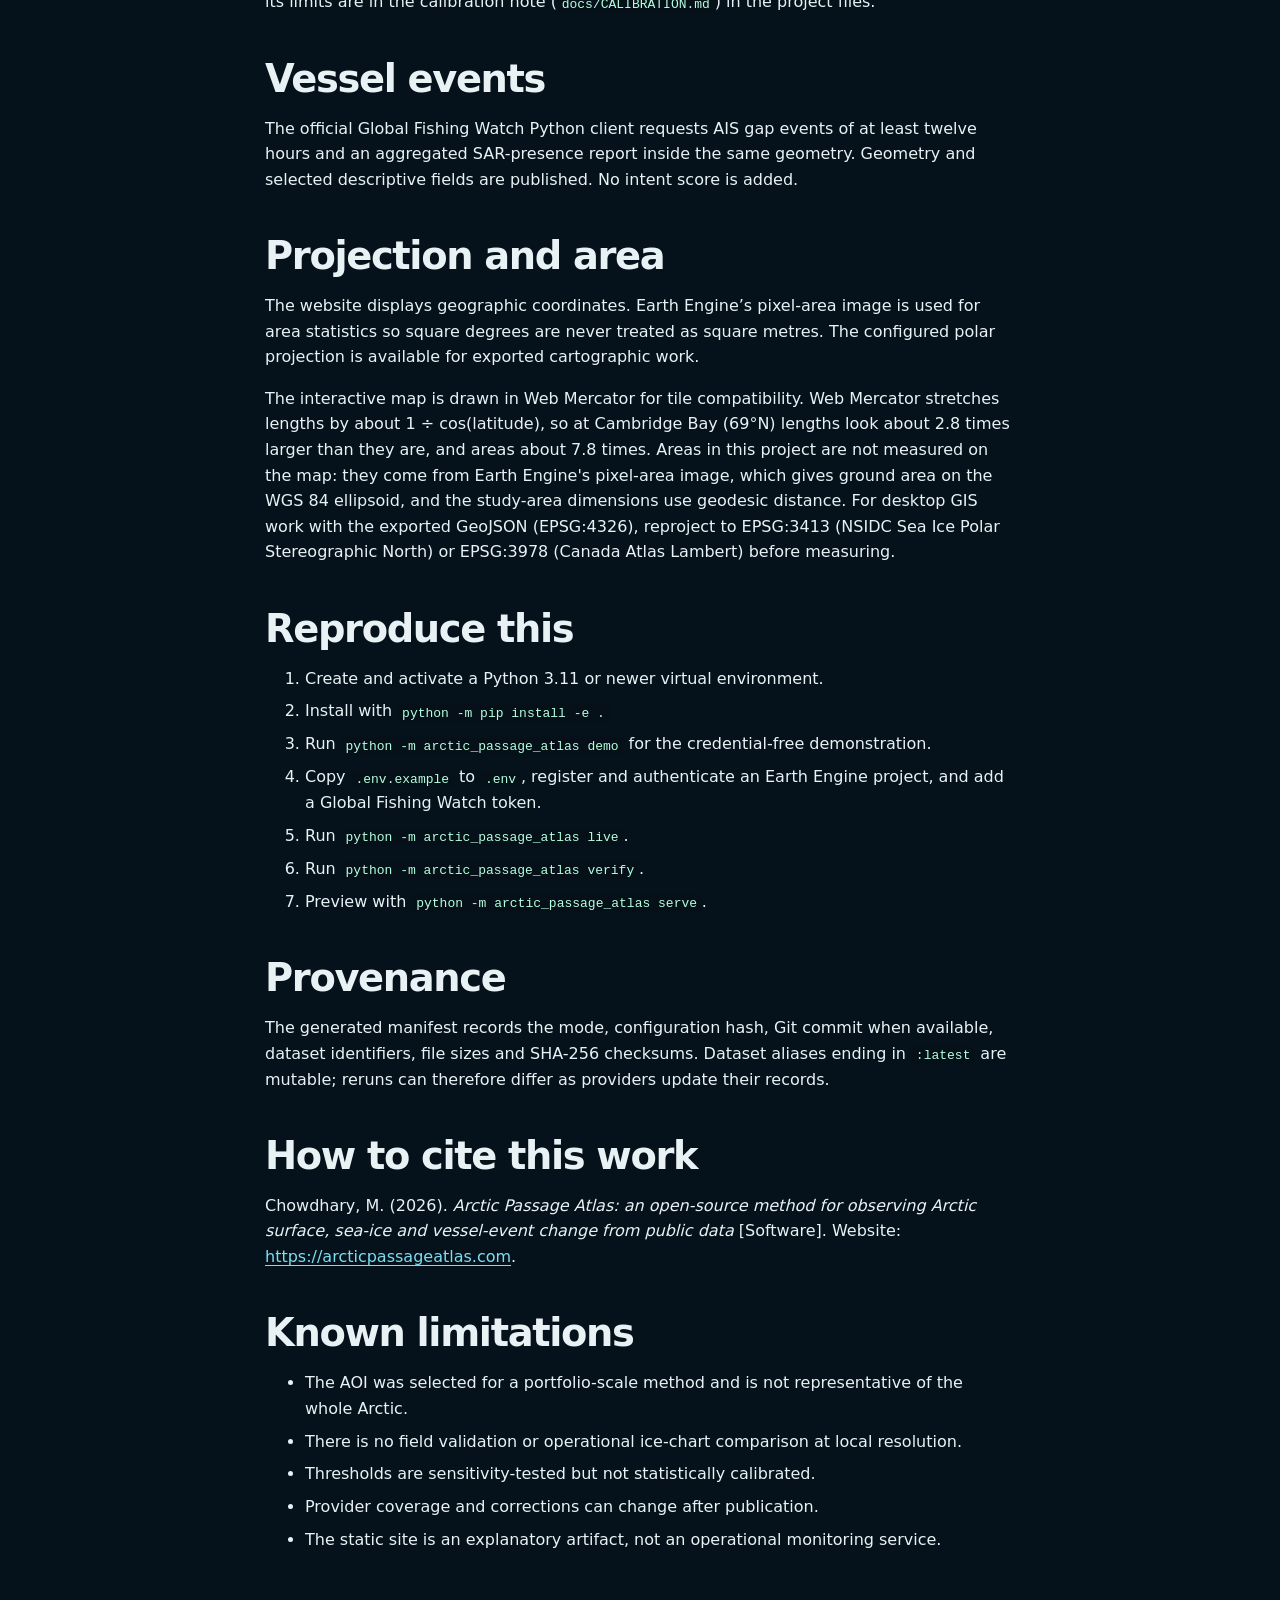
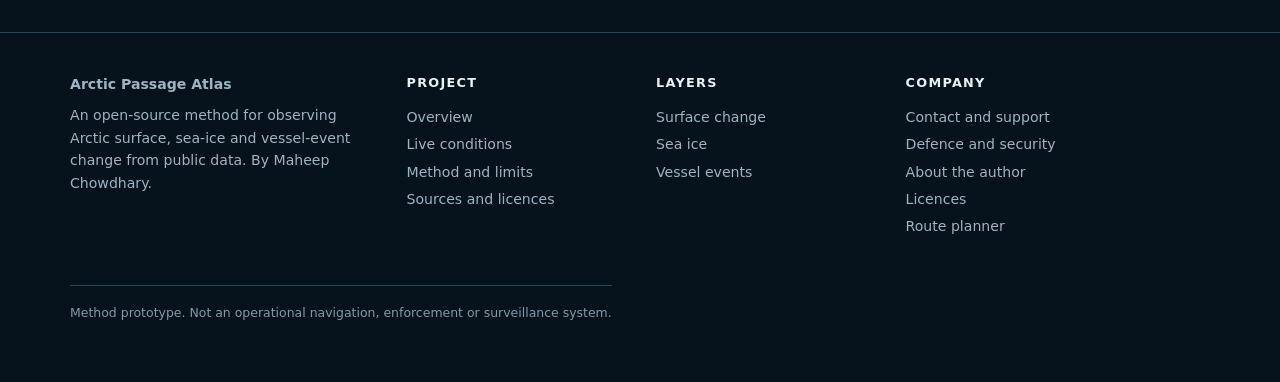
<file: site/methodology.html>
<!doctype html>
<html lang="en">
  <head>
    <meta charset="utf-8" />
    <meta name="viewport" content="width=device-width,initial-scale=1" />
    <title>Methodology · Arctic Passage Atlas</title>
    <link rel="stylesheet" href="assets/site.css" /><link rel="stylesheet" href="assets/pro.css" />
      <link rel="icon" href="data:image/svg+xml,%3Csvg xmlns='http://www.w3.org/2000/svg' viewBox='0 0 32 32'%3E%3Ccircle cx='16' cy='16' r='15' fill='%230b1e2b' stroke='%2324465b'/%3E%3Cpath d='M5 21C10 11 14 23 19 14S25 9 27 11' fill='none' stroke='%237bdff2' stroke-width='2.4' stroke-linecap='round'/%3E%3Ccircle cx='19' cy='14' r='2.4' fill='%23ffb454'/%3E%3C/svg%3E" />
      <meta name="description" content="How Arctic Passage Atlas screens surface change, classifies sea ice and handles vessel events, with limits and reproducibility boundaries stated." />
      <meta property="og:site_name" content="Arctic Passage Atlas" />
    <meta property="og:type" content="website" />
    <meta property="og:title" content="Methodology · Arctic Passage Atlas" />
    <meta property="og:description" content="How Arctic Passage Atlas screens surface change, classifies sea ice and handles vessel events, with limits and reproducibility boundaries stated." />
    <meta name="twitter:card" content="summary" />
  </head>
  <body>
    <a class="skip" href="#main">Skip to content</a>
    <div class="demo-banner" data-mode>
      DEMONSTRATION DATA — NOT OBSERVATIONS
    </div>
    <!-- chrome:header --><header class="site-header"><nav class="nav" aria-label="Primary"><a class="brand" href="index.html"><svg class="brand-mark" viewBox="0 0 32 32" aria-hidden="true" focusable="false"><circle cx="16" cy="16" r="14.5" fill="#0b1e2b" stroke="#24465b"/><path d="M5 21 C10 11 14 23 19 14 S25 9 27 11" fill="none" stroke="#7bdff2" stroke-width="2.2" stroke-linecap="round"/><circle cx="19" cy="14" r="2.3" fill="#ffb454"/></svg><span class="brand-text">Arctic Passage Atlas<small>Open geospatial method</small></span></a><button class="nav-toggle" type="button" aria-expanded="false" aria-controls="nav-links">Menu</button><div class="nav-links" id="nav-links"><a href="index.html">Home</a><a href="live.html">Live</a><a href="route.html">Route</a><a href="layers/change.html">Change</a><a href="layers/ice.html">Ice</a><a href="layers/vessels.html">Vessels</a><a aria-current="page" href="methodology.html">Method</a><a href="contact.html">Contact</a></div></nav></header><!-- /chrome:header -->
    <main id="main">
      <section class="hero">
        <div class="wrap">
          <p class="eyebrow">Methods and limits</p>
          <h1>How the publication is made</h1>
          <p class="lede">
            Configuration precedes analysis. Provider outputs are normalized
            into small static files, verified, assigned checksums and then
            bundled into the public site.
          </p>
        </div>
      </section>
      <section class="section">
        <div class="wrap prose">
          <h2>Study boundary</h2>
          <p>
            The project uses a compact rectangular study area around Cambridge
            Bay. It is an analytical boundary, not an official port, municipal
            or administrative boundary.
          </p>
          <h2>Surface change</h2>
          <p>
            Cloud-, shadow-, snow- and saturation-masked Landsat 8
            surface-reflectance scenes are reduced to summer median composites.
            Euclidean spectral distance across six optical bands produces a
            change magnitude. Pixels above the configured threshold are
            vectorized as candidates. The six bands are Landsat 8 OLI bands 2
            to 7 (blue, green, red, near-infrared, shortwave infrared 1 and 2).
            The thermal bands (10, 11) and the panchromatic band (8) are not
            used: they measure a different quantity or carry no spectral
            information to compare. See the Surface change layer page for the
            wavelengths.
          </p>
          <h2>Sea-ice classification</h2>
          <p>
            The pipeline inventories Sentinel-1 acquisition combinations,
            selects the most available consistent mode and polarization, and
            calculates monthly median backscatter. It applies a fixed threshold
            over a static water mask and repeats the area calculation at plus
            and minus the sensitivity interval. NOAA OISST supplies a coarse
            seasonal reference.
          </p>
          <p>
            Operational sea-ice monitoring in the Canadian Arctic (Canadian
            Ice Service charts) is produced by analysts combining several
            sensors and reporting ice with the WMO egg code and MANICE
            procedures: concentration, stage of development and floe size.
            This project's single-threshold C-band SAR classification is a
            screening baseline for ice versus open water. It does not
            classify stage of development, floe size or ridging, and it is not
            a substitute for an ice chart.
          </p>
          <p>
            Calibration status: a 2024 check of single HH and HV thresholds against NSIDC concentration did not agree
            with the seasonal ice cycle (best correlation 0.40), so no ice threshold is validated and the ice layer is
            published as a demonstration only. The test, its numbers and its limits are in the calibration note
            (<code>docs/CALIBRATION.md</code>) in the project files.
          </p>
          <h2>Vessel events</h2>
          <p>
            The official Global Fishing Watch Python client requests AIS gap
            events of at least twelve hours and an aggregated SAR-presence
            report inside the same geometry. Geometry and selected descriptive
            fields are published. No intent score is added.
          </p>
          <h2>Projection and area</h2>
          <p>
            The website displays geographic coordinates. Earth Engine’s
            pixel-area image is used for area statistics so square degrees are
            never treated as square metres. The configured polar projection is
            available for exported cartographic work.
          </p>
          <p>
            The interactive map is drawn in Web Mercator for tile
            compatibility. Web Mercator stretches lengths by about 1 ÷
            cos(latitude), so at Cambridge Bay (69°N) lengths look about 2.8
            times larger than they are, and areas about 7.8 times. Areas in this
            project are not measured on the map: they come from Earth Engine's
            pixel-area image, which gives ground area on the WGS 84 ellipsoid,
            and the study-area dimensions use geodesic distance. For desktop GIS
            work with the exported GeoJSON (EPSG:4326), reproject to EPSG:3413
            (NSIDC Sea Ice Polar Stereographic North) or EPSG:3978 (Canada
            Atlas Lambert) before measuring.
          </p>
          <h2 id="reproduce">Reproduce this</h2>
          <ol>
            <li>
              Create and activate a Python 3.11 or newer virtual environment.
            </li>
            <li>Install with <code>python -m pip install -e .</code></li>
            <li>
              Run <code>python -m arctic_passage_atlas demo</code> for the
              credential-free demonstration.
            </li>
            <li>
              Copy <code>.env.example</code> to <code>.env</code>, register and
              authenticate an Earth Engine project, and add a Global Fishing
              Watch token.
            </li>
            <li>Run <code>python -m arctic_passage_atlas live</code>.</li>
            <li>Run <code>python -m arctic_passage_atlas verify</code>.</li>
            <li>
              Preview with <code>python -m arctic_passage_atlas serve</code>.
            </li>
          </ol>
          <h2>Provenance</h2>
          <p>
            The generated manifest records the mode, configuration hash, Git
            commit when available, dataset identifiers, file sizes and SHA-256
            checksums. Dataset aliases ending in <code>:latest</code> are
            mutable; reruns can therefore differ as providers update their
            records.
          </p>
          <h2>How to cite this work</h2>
          <p>
            Chowdhary, M. (2026). <em>Arctic Passage Atlas: an open-source
            method for observing Arctic surface, sea-ice and vessel-event
            change from public data</em> [Software]. Website:
            <a href="https://arcticpassageatlas.com/">https://arcticpassageatlas.com</a>.
          </p>
          <h2>Known limitations</h2>
          <ul>
            <li>
              The AOI was selected for a portfolio-scale method and is not
              representative of the whole Arctic.
            </li>
            <li>
              There is no field validation or operational ice-chart comparison
              at local resolution.
            </li>
            <li>
              Thresholds are sensitivity-tested but not statistically
              calibrated.
            </li>
            <li>
              Provider coverage and corrections can change after publication.
            </li>
            <li>
              The static site is an explanatory artifact, not an operational
              monitoring service.
            </li>
          </ul>
        </div>
      </section>
    </main>
    <!-- chrome:footer --><footer class="site-footer pro"><div class="wrap"><div class="footer-grid"><div><strong>Arctic Passage Atlas</strong><p style="margin:.5rem 0 0;max-width:34ch">An open-source method for observing Arctic surface, sea-ice and vessel-event change from public data. By Maheep Chowdhary.</p></div><div><h4>Project</h4><a href="index.html">Overview</a><a href="live.html">Live conditions</a><a href="methodology.html">Method and limits</a><a href="sources.html">Sources and licences</a></div><div><h4>Layers</h4><a href="layers/change.html">Surface change</a><a href="layers/ice.html">Sea ice</a><a href="layers/vessels.html">Vessel events</a></div><div><h4>Company</h4><a href="contact.html">Contact and support</a><a href="defence.html">Defence and security</a><a href="about.html">About the author</a><a href="sources.html#licences">Licences</a><a href="route.html">Route planner</a></div></div><p class="footer-legal">Method prototype. Not an operational navigation, enforcement or surveillance system.</p></div></footer><!-- /chrome:footer -->
    <script src="assets/data.js"></script>
    <script src="assets/site.js"></script>
      <script src="assets/ui.js" defer></script>
  </body>
</html>
</file>
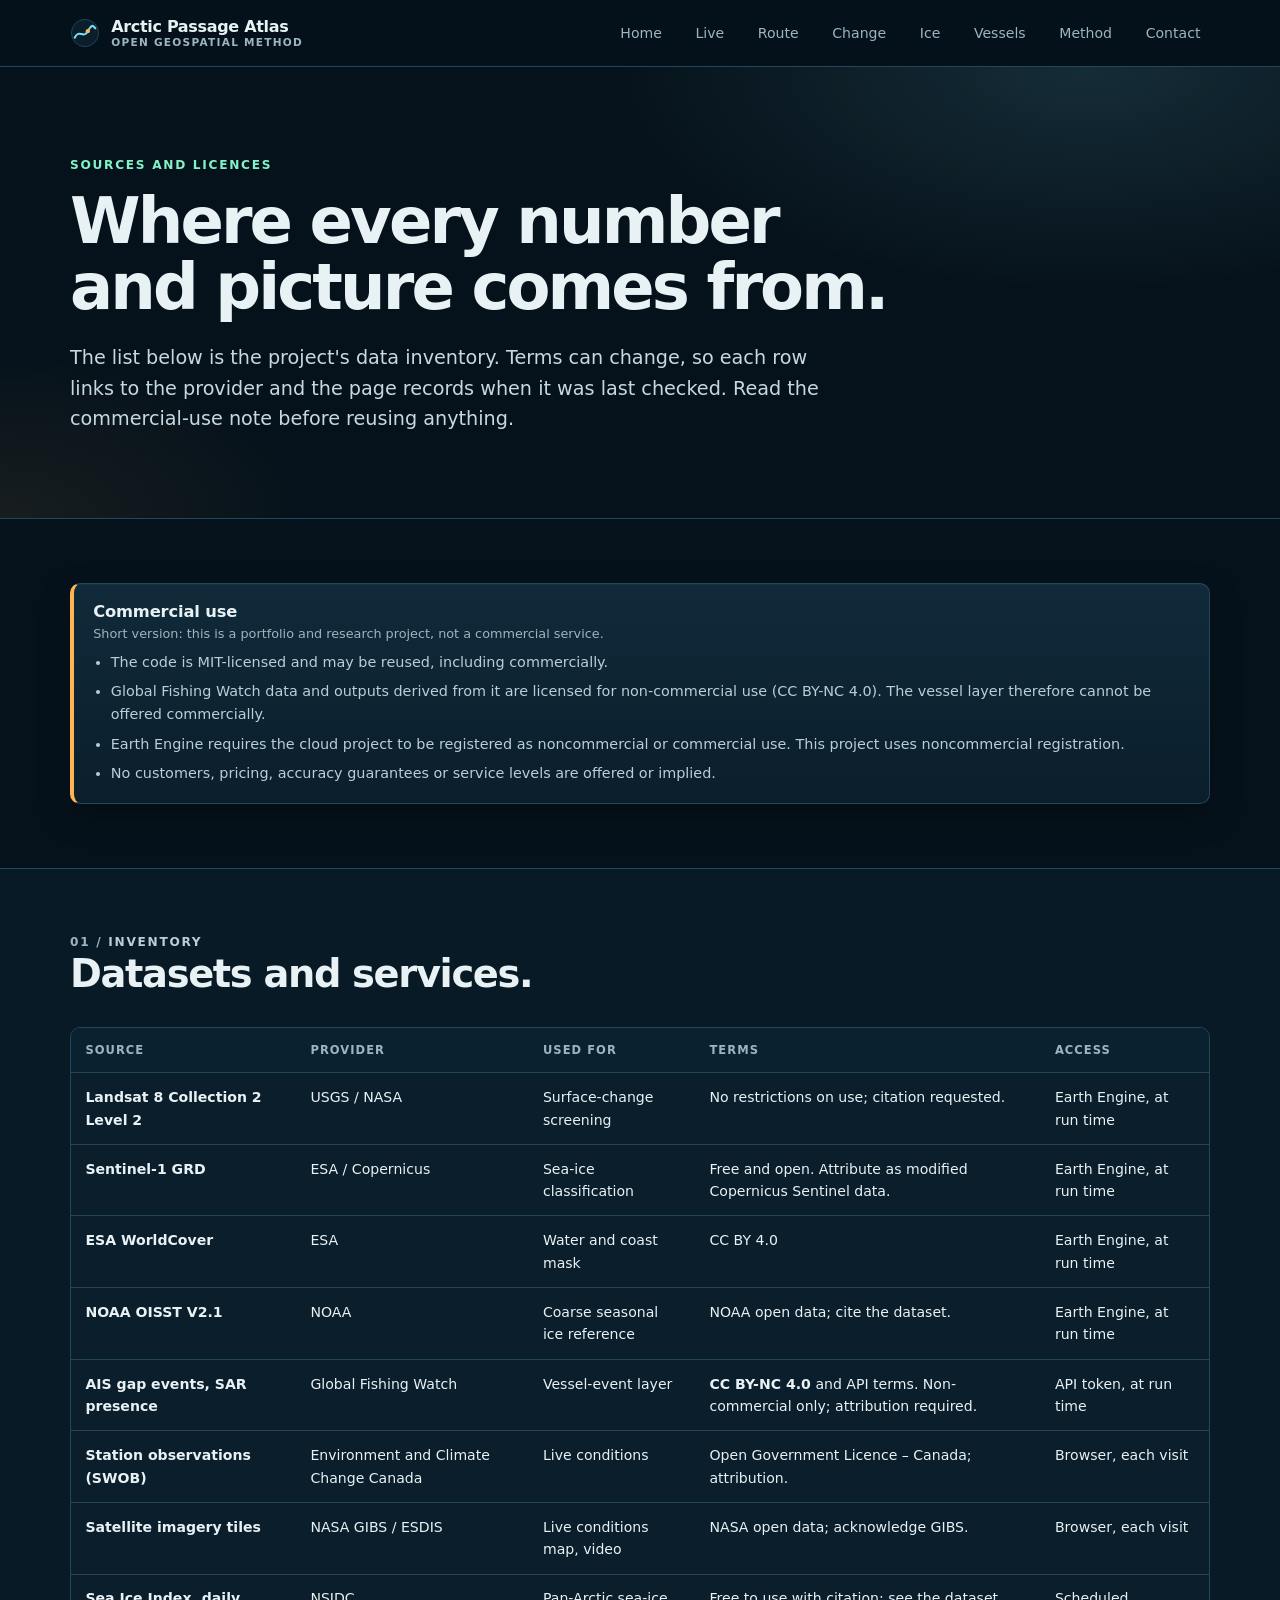
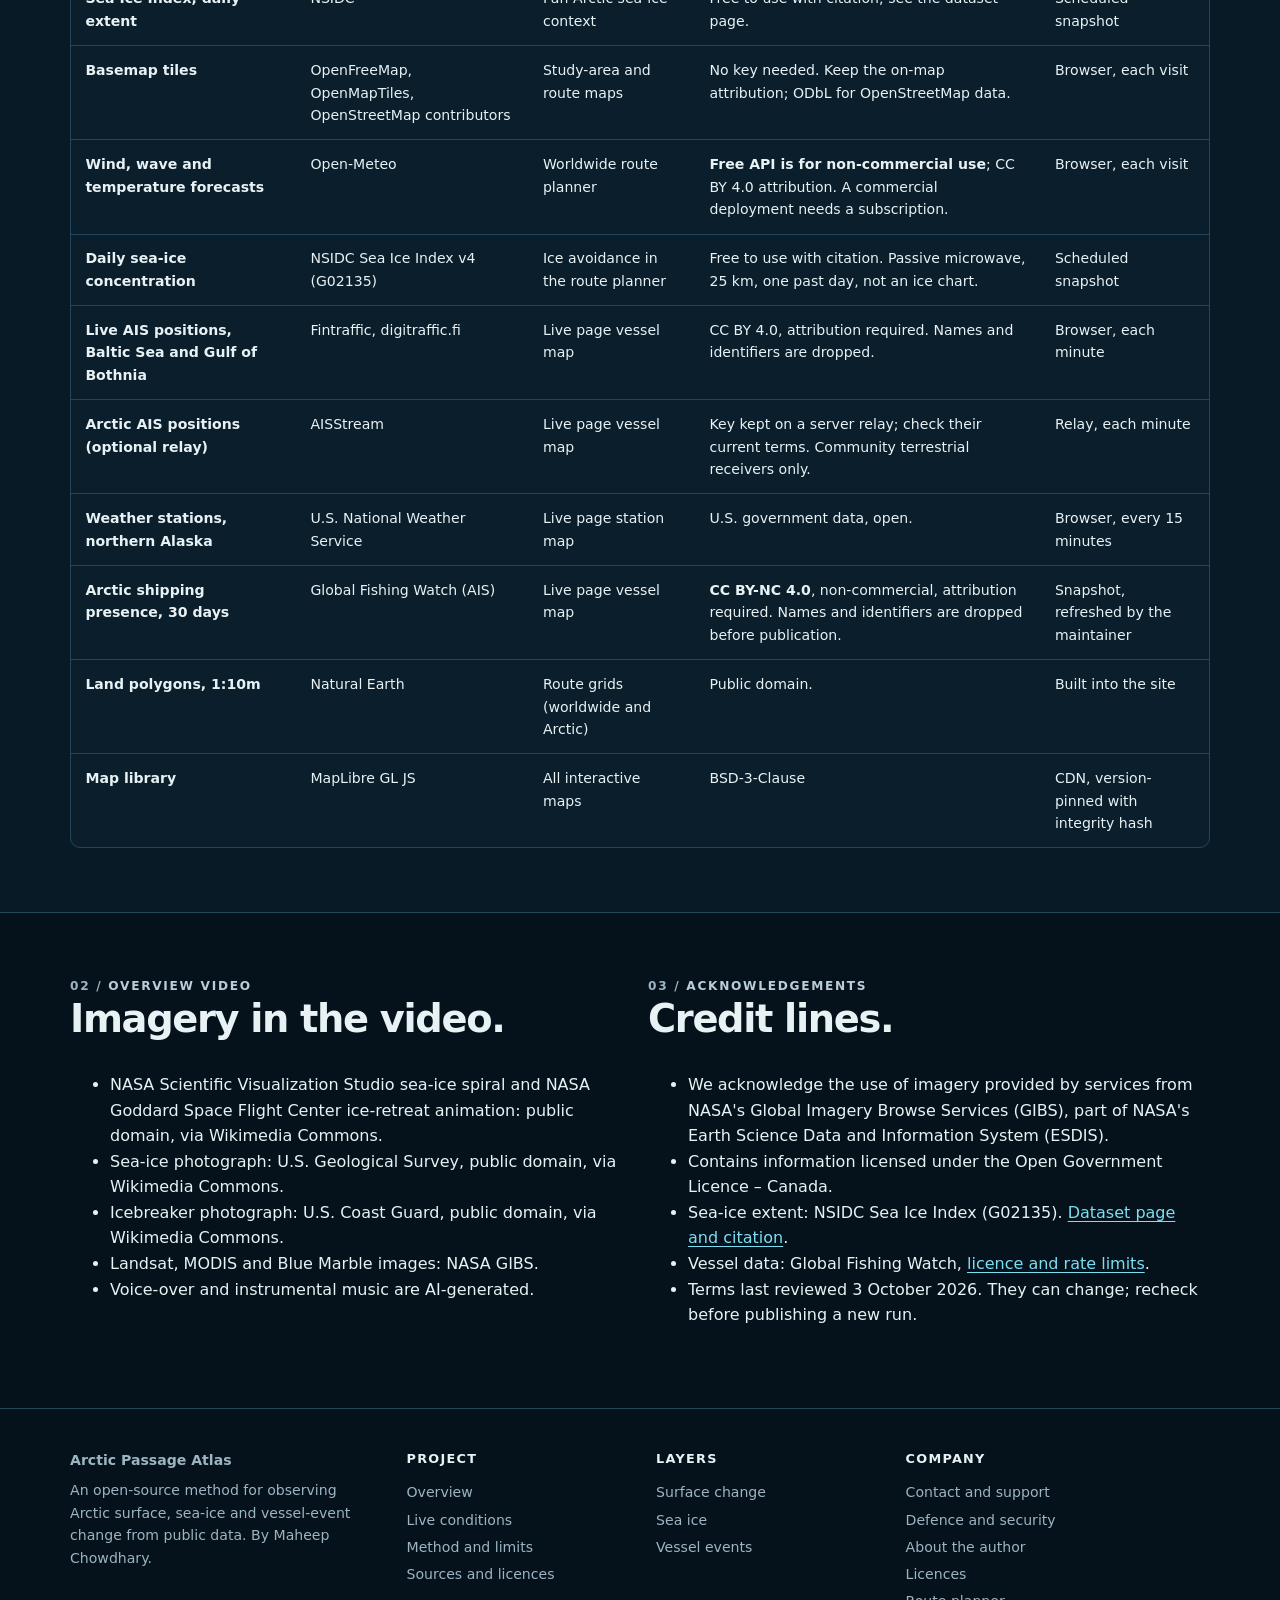
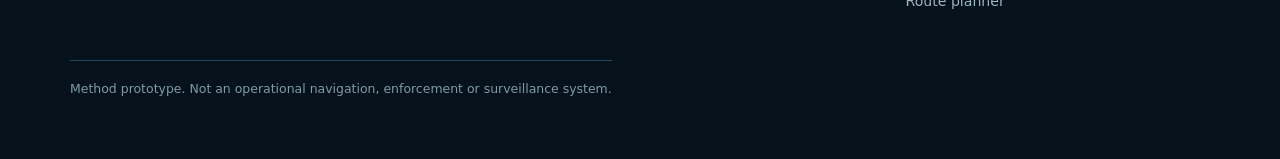
<file: site/sources.html>
<!doctype html>
<html lang="en">
  <head>
    <meta charset="utf-8" />
    <meta name="viewport" content="width=device-width,initial-scale=1" />
    <meta
      name="description"
      content="Every dataset behind Arctic Passage Atlas, its provider, licence or terms, and how each is used. Includes the non-commercial restriction on vessel data."
    />
    <meta name="theme-color" content="#06121b" />
    <title>Sources and licences · Arctic Passage Atlas</title>
    <link rel="stylesheet" href="assets/site.css" /><link rel="stylesheet" href="assets/pro.css" />
      <link rel="icon" href="data:image/svg+xml,%3Csvg xmlns='http://www.w3.org/2000/svg' viewBox='0 0 32 32'%3E%3Ccircle cx='16' cy='16' r='15' fill='%230b1e2b' stroke='%2324465b'/%3E%3Cpath d='M5 21C10 11 14 23 19 14S25 9 27 11' fill='none' stroke='%237bdff2' stroke-width='2.4' stroke-linecap='round'/%3E%3Ccircle cx='19' cy='14' r='2.4' fill='%23ffb454'/%3E%3C/svg%3E" />
      <meta property="og:site_name" content="Arctic Passage Atlas" />
    <meta property="og:type" content="website" />
    <meta property="og:title" content="Sources and licences · Arctic Passage Atlas" />
    <meta property="og:description" content="Every dataset behind Arctic Passage Atlas, its provider, licence or terms, and how each is used. Includes the non-commercial restriction on vessel data." />
    <meta name="twitter:card" content="summary" />
  </head>
  <body>
    <a class="skip" href="#main">Skip to content</a>
    <!-- chrome:header --><header class="site-header"><nav class="nav" aria-label="Primary"><a class="brand" href="index.html"><svg class="brand-mark" viewBox="0 0 32 32" aria-hidden="true" focusable="false"><circle cx="16" cy="16" r="14.5" fill="#0b1e2b" stroke="#24465b"/><path d="M5 21 C10 11 14 23 19 14 S25 9 27 11" fill="none" stroke="#7bdff2" stroke-width="2.2" stroke-linecap="round"/><circle cx="19" cy="14" r="2.3" fill="#ffb454"/></svg><span class="brand-text">Arctic Passage Atlas<small>Open geospatial method</small></span></a><button class="nav-toggle" type="button" aria-expanded="false" aria-controls="nav-links">Menu</button><div class="nav-links" id="nav-links"><a href="index.html">Home</a><a href="live.html">Live</a><a href="route.html">Route</a><a href="layers/change.html">Change</a><a href="layers/ice.html">Ice</a><a href="layers/vessels.html">Vessels</a><a href="methodology.html">Method</a><a href="contact.html">Contact</a></div></nav></header><!-- /chrome:header -->
    <main id="main">
      <section class="hero pro">
        <div class="wrap">
          <p class="eyebrow">Sources and licences</p>
          <h1 style="max-width:20ch">Where every number and picture comes from.</h1>
          <p class="lede">
            The list below is the project's data inventory. Terms can change, so
            each row links to the provider and the page records when it was last
            checked. Read the commercial-use note before reusing anything.
          </p>
        </div>
      </section>

      <section class="section" id="licences">
        <div class="wrap">
          <div class="panel" style="border-left:4px solid var(--change)">
            <h3>Commercial use</h3>
            <p class="sub" style="margin-bottom:.4rem">Short version: this is a portfolio and research project, not a commercial service.</p>
            <ul>
              <li>The code is MIT-licensed and may be reused, including commercially.</li>
              <li>Global Fishing Watch data and outputs derived from it are licensed for non-commercial use (CC BY-NC 4.0). The vessel layer therefore cannot be offered commercially.</li>
              <li>Earth Engine requires the cloud project to be registered as noncommercial or commercial use. This project uses noncommercial registration.</li>
              <li>No customers, pricing, accuracy guarantees or service levels are offered or implied.</li>
            </ul>
          </div>
        </div>
      </section>

      <section class="section alt">
        <div class="wrap">
          <div class="section-head">
            <p class="eyebrow num" data-n="01">Inventory</p>
            <h2>Datasets and services.</h2>
          </div>
          <div class="table-wrap">
            <table class="data">
              <thead><tr><th>Source</th><th>Provider</th><th>Used for</th><th>Terms</th><th>Access</th></tr></thead>
              <tbody>
                <tr><td>Landsat 8 Collection 2 Level 2</td><td>USGS / NASA</td><td>Surface-change screening</td><td>No restrictions on use; citation requested.</td><td>Earth Engine, at run time</td></tr>
                <tr><td>Sentinel-1 GRD</td><td>ESA / Copernicus</td><td>Sea-ice classification</td><td>Free and open. Attribute as modified Copernicus Sentinel data.</td><td>Earth Engine, at run time</td></tr>
                <tr><td>ESA WorldCover</td><td>ESA</td><td>Water and coast mask</td><td>CC BY 4.0</td><td>Earth Engine, at run time</td></tr>
                <tr><td>NOAA OISST V2.1</td><td>NOAA</td><td>Coarse seasonal ice reference</td><td>NOAA open data; cite the dataset.</td><td>Earth Engine, at run time</td></tr>
                <tr><td>AIS gap events, SAR presence</td><td>Global Fishing Watch</td><td>Vessel-event layer</td><td><strong>CC BY-NC 4.0</strong> and API terms. Non-commercial only; attribution required.</td><td>API token, at run time</td></tr>
                <tr><td>Station observations (SWOB)</td><td>Environment and Climate Change Canada</td><td>Live conditions</td><td>Open Government Licence – Canada; attribution.</td><td>Browser, each visit</td></tr>
                <tr><td>Satellite imagery tiles</td><td>NASA GIBS / ESDIS</td><td>Live conditions map, video</td><td>NASA open data; acknowledge GIBS.</td><td>Browser, each visit</td></tr>
                <tr><td>Sea Ice Index, daily extent</td><td>NSIDC</td><td>Pan-Arctic sea-ice context</td><td>Free to use with citation; see the dataset page.</td><td>Scheduled snapshot</td></tr>
                <tr><td>Basemap tiles</td><td>OpenFreeMap, OpenMapTiles, OpenStreetMap contributors</td><td>Study-area and route maps</td><td>No key needed. Keep the on-map attribution; ODbL for OpenStreetMap data.</td><td>Browser, each visit</td></tr>
                <tr><td>Wind, wave and temperature forecasts</td><td>Open-Meteo</td><td>Worldwide route planner</td><td><strong>Free API is for non-commercial use</strong>; CC BY 4.0 attribution. A commercial deployment needs a subscription.</td><td>Browser, each visit</td></tr>
                <tr><td>Daily sea-ice concentration</td><td>NSIDC Sea Ice Index v4 (G02135)</td><td>Ice avoidance in the route planner</td><td>Free to use with citation. Passive microwave, 25 km, one past day, not an ice chart.</td><td>Scheduled snapshot</td></tr>
                <tr><td>Live AIS positions, Baltic Sea and Gulf of Bothnia</td><td>Fintraffic, digitraffic.fi</td><td>Live page vessel map</td><td>CC BY 4.0, attribution required. Names and identifiers are dropped.</td><td>Browser, each minute</td></tr>
                <tr><td>Arctic AIS positions (optional relay)</td><td>AISStream</td><td>Live page vessel map</td><td>Key kept on a server relay; check their current terms. Community terrestrial receivers only.</td><td>Relay, each minute</td></tr>
                <tr><td>Weather stations, northern Alaska</td><td>U.S. National Weather Service</td><td>Live page station map</td><td>U.S. government data, open.</td><td>Browser, every 15 minutes</td></tr>
                <tr><td>Arctic shipping presence, 30 days</td><td>Global Fishing Watch (AIS)</td><td>Live page vessel map</td><td><strong>CC BY-NC 4.0</strong>, non-commercial, attribution required. Names and identifiers are dropped before publication.</td><td>Snapshot, refreshed by the maintainer</td></tr>
                <tr><td>Land polygons, 1:10m</td><td>Natural Earth</td><td>Route grids (worldwide and Arctic)</td><td>Public domain.</td><td>Built into the site</td></tr>
                <tr><td>Map library</td><td>MapLibre GL JS</td><td>All interactive maps</td><td>BSD-3-Clause</td><td>CDN, version-pinned with integrity hash</td></tr>
              </tbody>
            </table>
          </div>
        </div>
      </section>

      <section class="section">
        <div class="wrap grid two">
          <div>
            <div class="section-head">
              <p class="eyebrow num" data-n="02">Overview video</p>
              <h2>Imagery in the video.</h2>
            </div>
            <ul>
              <li>NASA Scientific Visualization Studio sea-ice spiral and NASA Goddard Space Flight Center ice-retreat animation: public domain, via Wikimedia Commons.</li>
              <li>Sea-ice photograph: U.S. Geological Survey, public domain, via Wikimedia Commons.</li>
              <li>Icebreaker photograph: U.S. Coast Guard, public domain, via Wikimedia Commons.</li>
              <li>Landsat, MODIS and Blue Marble images: NASA GIBS.</li>
              <li>Voice-over and instrumental music are AI-generated.</li>
            </ul>
          </div>
          <div>
            <div class="section-head">
              <p class="eyebrow num" data-n="03">Acknowledgements</p>
              <h2>Credit lines.</h2>
            </div>
            <ul>
              <li>We acknowledge the use of imagery provided by services from NASA's Global Imagery Browse Services (GIBS), part of NASA's Earth Science Data and Information System (ESDIS).</li>
              <li>Contains information licensed under the Open Government Licence – Canada.</li>
              <li>Sea-ice extent: NSIDC Sea Ice Index (G02135). <a href="https://nsidc.org/data/g02135">Dataset page and citation</a>.</li>
              <li>Vessel data: Global Fishing Watch, <a href="https://globalfishingwatch.org/our-apis/documentation/docs/license-rate-limits">licence and rate limits</a>.</li>
              <li>Terms last reviewed 3 October 2026. They can change; recheck before publishing a new run.</li>
            </ul>
          </div>
        </div>
      </section>
    </main>
    <!-- chrome:footer --><footer class="site-footer pro"><div class="wrap"><div class="footer-grid"><div><strong>Arctic Passage Atlas</strong><p style="margin:.5rem 0 0;max-width:34ch">An open-source method for observing Arctic surface, sea-ice and vessel-event change from public data. By Maheep Chowdhary.</p></div><div><h4>Project</h4><a href="index.html">Overview</a><a href="live.html">Live conditions</a><a href="methodology.html">Method and limits</a><a href="sources.html">Sources and licences</a></div><div><h4>Layers</h4><a href="layers/change.html">Surface change</a><a href="layers/ice.html">Sea ice</a><a href="layers/vessels.html">Vessel events</a></div><div><h4>Company</h4><a href="contact.html">Contact and support</a><a href="defence.html">Defence and security</a><a href="about.html">About the author</a><a href="sources.html#licences">Licences</a><a href="route.html">Route planner</a></div></div><p class="footer-legal">Method prototype. Not an operational navigation, enforcement or surveillance system.</p></div></footer><!-- /chrome:footer -->
      <script src="assets/ui.js" defer></script>
  </body>
</html>
</file>
<file: site/assets/site.css>
:root {
  --bg: #06121b;
  --panel: #0b1e2b;
  --panel-2: #102a3a;
  --line: #24465b;
  --text: #e8f2f5;
  --muted: #9cb5c2;
  --ice: #7bdff2;
  --change: #ffb454;
  --vessel: #ff6b7a;
  --accent: #83f3c7;
  --max: 1180px;
}

* { box-sizing: border-box; }
html { color-scheme: dark; scroll-behavior: smooth; }
body {
  margin: 0;
  background: var(--bg);
  color: var(--text);
  font-family: Inter, ui-sans-serif, system-ui, -apple-system, BlinkMacSystemFont, "Segoe UI", sans-serif;
  line-height: 1.6;
}
a { color: var(--ice); text-underline-offset: 3px; }
a:hover { color: white; }
.skip { position: absolute; left: -9999px; }
.skip:focus { left: 1rem; top: 1rem; z-index: 20; background: white; color: black; padding: .6rem; }
.demo-banner {
  background: #f3c667;
  color: #251b04;
  padding: .48rem 1rem;
  text-align: center;
  font-size: .84rem;
  font-weight: 750;
  letter-spacing: .04em;
}
.site-header { border-bottom: 1px solid var(--line); background: rgba(6,18,27,.96); position: sticky; top: 0; z-index: 10; }
.nav { max-width: var(--max); margin: auto; min-height: 66px; padding: 0 1.25rem; display: flex; align-items: center; justify-content: space-between; gap: 1.2rem; }
.brand { color: var(--text); text-decoration: none; font-weight: 780; letter-spacing: -.02em; }
.brand small { color: var(--muted); display: block; font-size: .66rem; text-transform: uppercase; letter-spacing: .12em; font-weight: 650; }
.nav-links { display: flex; flex-wrap: wrap; gap: .9rem; font-size: .88rem; }
.nav-links a { color: var(--muted); text-decoration: none; }
.nav-links a[aria-current="page"], .nav-links a:hover { color: white; }
main { display: block; }
.wrap { max-width: var(--max); margin: auto; padding: 0 1.25rem; }
.hero { padding: clamp(4rem, 8vw, 7.5rem) 0 3.5rem; border-bottom: 1px solid var(--line); background: radial-gradient(circle at 74% 15%, #11384b 0, transparent 34%); }
.eyebrow { color: var(--accent); text-transform: uppercase; letter-spacing: .14em; font-weight: 750; font-size: .76rem; }
h1 { font-size: clamp(2.7rem, 7vw, 5.9rem); line-height: .98; letter-spacing: -.055em; margin: .6rem 0 1.4rem; max-width: 900px; }
h2 { font-size: clamp(1.65rem, 3vw, 2.5rem); line-height: 1.12; letter-spacing: -.035em; margin: 0 0 1rem; }
h3 { line-height: 1.2; }
.lede { color: #c6d9e2; max-width: 760px; font-size: clamp(1.08rem, 2vw, 1.33rem); }
.actions { display: flex; flex-wrap: wrap; gap: .8rem; margin-top: 1.8rem; }
.button { display: inline-block; color: #052017; background: var(--accent); padding: .7rem 1rem; border-radius: 4px; text-decoration: none; font-weight: 760; }
.button.secondary { background: transparent; border: 1px solid var(--line); color: var(--text); }
.section { padding: 4rem 0; }
.grid { display: grid; grid-template-columns: repeat(3, 1fr); gap: 1rem; }
.grid.two { grid-template-columns: repeat(2, 1fr); }
.card { background: var(--panel); border: 1px solid var(--line); padding: 1.25rem; border-radius: 8px; }
.card p:last-child { margin-bottom: 0; }
.card .kicker { color: var(--muted); font-size: .78rem; text-transform: uppercase; letter-spacing: .1em; }
.card.change { border-top: 4px solid var(--change); }
.card.ice { border-top: 4px solid var(--ice); }
.card.vessel { border-top: 4px solid var(--vessel); }
.stat { font-size: 2.3rem; font-weight: 780; line-height: 1; margin: .5rem 0; letter-spacing: -.04em; }
.note { border-left: 3px solid var(--accent); padding: .1rem 0 .1rem 1rem; color: #c7d8df; }
.warning { border-left-color: var(--change); }
.map-shell { background: var(--panel); border: 1px solid var(--line); border-radius: 8px; overflow: hidden; }
.map { width: 100%; height: min(68vh, 650px); min-height: 440px; background: #081925; }
.map-copy { padding: 1rem 1.2rem; color: var(--muted); font-size: .88rem; display: flex; justify-content: space-between; gap: 1rem; flex-wrap: wrap; }
.legend { display: flex; gap: .9rem; flex-wrap: wrap; }
.legend span::before { content: ""; display: inline-block; width: .72rem; height: .72rem; margin-right: .36rem; border-radius: 50%; background: var(--legend); }
.fallback { width: 100%; height: auto; border: 1px solid var(--line); border-radius: 8px; background: var(--panel); }
.chart { width: 100%; background: var(--panel); border: 1px solid var(--line); border-radius: 8px; overflow: hidden; }
.chart svg { width: 100%; height: auto; display: block; }
.prose { max-width: 790px; }
.prose h2 { margin-top: 2.6rem; }
.prose li { margin-bottom: .45rem; }
.meta-table { width: 100%; border-collapse: collapse; font-size: .92rem; }
.meta-table th, .meta-table td { padding: .75rem; border-bottom: 1px solid var(--line); text-align: left; vertical-align: top; }
.meta-table th { color: var(--muted); width: 30%; }
code { color: #b4ffdf; background: #061018; padding: .1rem .3rem; border-radius: 3px; }
.site-footer { border-top: 1px solid var(--line); padding: 2rem 0 3rem; color: var(--muted); font-size: .88rem; }
.site-footer .wrap { display: flex; justify-content: space-between; gap: 1rem; flex-wrap: wrap; }

@media (max-width: 800px) {
  .grid, .grid.two { grid-template-columns: 1fr; }
  .nav { align-items: flex-start; padding-top: .75rem; padding-bottom: .75rem; }
  .nav-links { justify-content: flex-end; gap: .55rem .8rem; }
  .map { min-height: 390px; }
}
@media (max-width: 540px) {
  .nav { display: block; }
  .nav-links { margin-top: .55rem; justify-content: flex-start; }
  h1 { font-size: 2.75rem; }
  .section { padding: 3rem 0; }
}
</file>
<file: site/assets/pro.css>
/* Professional layer: loaded after site.css. Same palette, tighter typography, product-style layout. */
:root {
  --mono: ui-monospace, "Cascadia Mono", "SF Mono", Consolas, "Liberation Mono", monospace;
  --ok: #83f3c7;
  --warn: #ffb454;
  --radius: 10px;
  --shadow: 0 1px 0 rgba(255, 255, 255, .03) inset, 0 12px 32px rgba(0, 0, 0, .28);
}
body { font-feature-settings: "tnum" 1, "cv11" 1; -webkit-font-smoothing: antialiased; }
h1, h2, h3 { text-wrap: balance; }
:focus-visible { outline: 2px solid var(--accent); outline-offset: 3px; border-radius: 4px; }

/* header ----------------------------------------------------------------- */
.site-header { backdrop-filter: blur(10px); background: rgba(6, 18, 27, .88); }
.brand { display: inline-flex; align-items: center; gap: .7rem; }
.brand-mark { width: 30px; height: 30px; flex: none; }
.brand-text { line-height: 1.15; }
.nav-links a { padding: .35rem .6rem; border-radius: 6px; }
.nav-links a[aria-current="page"] { background: rgba(123, 223, 242, .1); color: white; }
.nav-links a:hover { background: rgba(255, 255, 255, .05); }

/* live status strip ----------------------------------------------------- */
.statusbar { border-bottom: 1px solid var(--line); background: #08202e; font-size: .8rem; color: var(--muted); }
.statusbar .wrap { display: flex; flex-wrap: wrap; gap: .4rem 1.4rem; align-items: center; min-height: 38px; padding-top: .25rem; padding-bottom: .25rem; }
.statusbar b { color: var(--text); font-weight: 650; font-family: var(--mono); font-size: .78rem; }
.dot { display: inline-block; width: .55rem; height: .55rem; border-radius: 50%; background: var(--muted); margin-right: .4rem; vertical-align: .05rem; }
.dot.live { background: var(--ok); box-shadow: 0 0 0 0 rgba(131, 243, 199, .6); animation: pulse 2.4s infinite; }
.dot.stale { background: var(--warn); }
@keyframes pulse { 70% { box-shadow: 0 0 0 7px rgba(131, 243, 199, 0); } 100% { box-shadow: 0 0 0 0 rgba(131, 243, 199, 0); } }
@media (prefers-reduced-motion: reduce) { .dot.live { animation: none; } html { scroll-behavior: auto; } }

/* hero -------------------------------------------------------------------- */
.hero.pro { padding: clamp(3rem, 6vw, 5.5rem) 0 clamp(2.5rem, 5vw, 4rem); background:
  radial-gradient(60% 80% at 85% 0%, rgba(123, 223, 242, .13), transparent 62%),
  radial-gradient(40% 60% at 0% 100%, rgba(255, 180, 84, .07), transparent 60%); }
.hero-grid { display: grid; grid-template-columns: minmax(0, 1.25fr) minmax(0, .85fr); gap: clamp(1.5rem, 4vw, 3.5rem); align-items: center; }
.hero.pro h1 { font-size: clamp(2.2rem, 5vw, 4rem); line-height: 1.04; letter-spacing: -.045em; max-width: 14ch; }
.hero.pro .lede { font-size: clamp(1.02rem, 1.6vw, 1.2rem); }
.chips { display: flex; flex-wrap: wrap; gap: .5rem; margin: 1.4rem 0 0; padding: 0; list-style: none; }
.chips li { border: 1px solid var(--line); background: rgba(16, 42, 58, .6); color: var(--muted); border-radius: 999px; padding: .28rem .75rem; font-size: .78rem; }
.button { border-radius: 8px; transition: transform .12s ease, background .12s ease; }
.button:hover { transform: translateY(-1px); color: #052017; background: #a3f7d8; }
.button.secondary:hover { background: rgba(255, 255, 255, .06); color: white; }

/* panels, KPIs ------------------------------------------------------------ */
.panel { background: linear-gradient(180deg, var(--panel-2), var(--panel)); border: 1px solid var(--line); border-radius: var(--radius); padding: 1.1rem 1.2rem; box-shadow: var(--shadow); }
.panel h3 { margin: 0 0 .15rem; font-size: 1.02rem; letter-spacing: -.01em; }
.panel .sub { color: var(--muted); font-size: .8rem; margin: 0 0 .9rem; }
.kpis { display: grid; grid-template-columns: repeat(2, minmax(0, 1fr)); gap: .75rem; }
.kpis.four { grid-template-columns: repeat(4, minmax(0, 1fr)); }
.kpi { border: 1px solid var(--line); border-radius: 8px; padding: .7rem .85rem; background: rgba(6, 18, 27, .55); }
.kpi .label { color: var(--muted); font-size: .72rem; text-transform: uppercase; letter-spacing: .09em; }
.kpi .value { font-family: var(--mono); font-size: clamp(1.35rem, 2.6vw, 1.9rem); font-weight: 650; letter-spacing: -.03em; line-height: 1.15; margin-top: .15rem; }
.kpi .unit { font-size: .55em; color: var(--muted); margin-left: .15rem; font-weight: 500; }
.kpi .foot { color: var(--muted); font-size: .74rem; margin-top: .15rem; }
.badge { display: inline-block; font-family: var(--mono); font-size: .68rem; letter-spacing: .06em; text-transform: uppercase; padding: .15rem .5rem; border-radius: 4px; border: 1px solid var(--line); color: var(--muted); }
.badge.ok { color: var(--ok); border-color: rgba(131, 243, 199, .4); }
.badge.warn { color: var(--warn); border-color: rgba(255, 180, 84, .5); }
.panel-foot { margin: .85rem 0 0; color: var(--muted); font-size: .74rem; }

/* sections ----------------------------------------------------------------- */
.section.alt { background: #081a26; border-top: 1px solid var(--line); border-bottom: 1px solid var(--line); }
.section-head { max-width: 760px; margin-bottom: 2rem; }
.section-head p { color: #b9ced8; margin: 0; }
.eyebrow.num::before { content: attr(data-n) "  /  "; color: var(--muted); }
.pipeline { display: grid; grid-template-columns: repeat(4, minmax(0, 1fr)); gap: 0; counter-reset: step; border: 1px solid var(--line); border-radius: var(--radius); overflow: hidden; }
.pipeline > div { padding: 1.15rem 1.2rem; background: var(--panel); border-right: 1px solid var(--line); }
.pipeline > div:last-child { border-right: 0; }
.pipeline > div::before { counter-increment: step; content: "0" counter(step); font-family: var(--mono); color: var(--accent); font-size: .78rem; }
.pipeline h3 { margin: .35rem 0 .4rem; font-size: 1rem; }
.pipeline p { margin: 0; color: var(--muted); font-size: .86rem; }
.standards { display: grid; grid-template-columns: repeat(2, minmax(0, 1fr)); gap: 1rem; }
.standards .panel p { margin: .35rem 0 0; color: #b9ced8; font-size: .92rem; }
.video-frame { border: 1px solid var(--line); border-radius: var(--radius); overflow: hidden; background: #000; box-shadow: var(--shadow); }
.video-frame video { display: block; width: 100%; height: auto; aspect-ratio: 16 / 9; }
pre.cmd { background: #050f16; border: 1px solid var(--line); border-radius: 8px; padding: 1rem 1.1rem; overflow-x: auto; font-family: var(--mono); font-size: .84rem; color: #cdeee1; line-height: 1.7; }
pre.cmd .c { color: #6f8c9b; }

/* tables --------------------------------------------------------------------- */
.table-wrap { overflow-x: auto; border: 1px solid var(--line); border-radius: var(--radius); background: var(--panel); }
table.data { width: 100%; border-collapse: collapse; font-size: .88rem; min-width: 760px; }
table.data th, table.data td { padding: .8rem .9rem; text-align: left; vertical-align: top; border-bottom: 1px solid var(--line); }
table.data thead th { color: var(--muted); font-size: .72rem; text-transform: uppercase; letter-spacing: .09em; background: #0a2130; position: sticky; top: 0; }
table.data tbody tr:last-child td { border-bottom: 0; }
table.data td:first-child { font-weight: 650; }

/* live page -------------------------------------------------------------------- */
.live-grid { display: grid; grid-template-columns: minmax(0, 1fr); gap: 1.4rem; }
.map-tools { display: flex; flex-wrap: wrap; gap: .6rem .9rem; align-items: center; padding: .75rem 1rem; border-bottom: 1px solid var(--line); background: #0a2130; font-size: .84rem; }
.map-tools label { color: var(--muted); display: inline-flex; align-items: center; gap: .4rem; }
.map-tools select, .map-tools input[type="date"], .map-tools button { background: #061018; color: var(--text); border: 1px solid var(--line); border-radius: 6px; padding: .35rem .55rem; font: inherit; }
.map-tools button { cursor: pointer; }
.map-tools button:hover { border-color: var(--ice); }
.map.tall { height: min(70vh, 640px); }
.chart-note { color: var(--muted); font-size: .84rem; margin: .8rem 0 0; }
.legend-inline { display: flex; flex-wrap: wrap; gap: .4rem 1.1rem; margin: .7rem 0 0; font-size: .8rem; color: var(--muted); }
.legend-inline span::before { content: ""; display: inline-block; width: 1.4rem; height: 0; border-top: 3px solid var(--c); margin-right: .45rem; vertical-align: .22rem; }
.sparkline svg text { font-family: var(--mono); }

/* footer ------------------------------------------------------------------------- */
.site-footer.pro { padding: 2.5rem 0 3rem; }
.footer-grid { display: grid; grid-template-columns: 1.4fr 1fr 1fr 1fr; gap: 2rem; }
.footer-grid h4 { margin: 0 0 .6rem; color: var(--text); font-size: .8rem; text-transform: uppercase; letter-spacing: .1em; }
.footer-grid a { display: block; color: var(--muted); text-decoration: none; padding: .15rem 0; }
.footer-grid a:hover { color: white; }
.footer-legal { border-top: 1px solid var(--line); margin-top: 1.8rem; padding-top: 1.1rem; font-size: .78rem; color: #7f9aa8; }

@media (max-width: 900px) {
  .hero-grid, .standards { grid-template-columns: 1fr; }
  .pipeline { grid-template-columns: repeat(2, minmax(0, 1fr)); }
  .pipeline > div { border-bottom: 1px solid var(--line); }
  .kpis.four { grid-template-columns: repeat(2, minmax(0, 1fr)); }
  .footer-grid { grid-template-columns: 1fr 1fr; }
}
@media (max-width: 540px) {
  .pipeline, .footer-grid { grid-template-columns: 1fr; }
  .hero.pro h1 { max-width: none; }
  .map.tall { height: 56vh; }
}

/* notices ------------------------------------------------------------------------------ */
.info-banner { background: #0f3a4d; color: #d6f4ff; padding: .48rem 1rem; text-align: center; font-size: .8rem; font-weight: 700; letter-spacing: .06em; border-bottom: 1px solid #1c5873; }
.live-grid > div + div { margin-top: 2.6rem; }
.panel ul { margin: .4rem 0 0; padding-left: 1.1rem; color: #b9ced8; font-size: .9rem; }
.panel li + li { margin-top: .4rem; }
.brand-text small { display: block; }

/* interaction and motion ---------------------------------------------------------------- */
.muted { color: var(--muted); font-size: .8rem; }
.site-header.scrolled { box-shadow: 0 10px 30px rgba(0, 0, 0, .35); }
.nav-toggle { display: none; background: transparent; border: 1px solid var(--line); color: var(--text); border-radius: 8px; padding: .4rem .65rem; font: inherit; cursor: pointer; }
.nav-toggle:hover { border-color: var(--ice); }
@media (max-width: 760px) {
  .nav { flex-wrap: wrap; }
  .nav-toggle { display: inline-block; }
  .nav-links { display: none; width: 100%; flex-direction: column; gap: .15rem; padding: .4rem 0 .8rem; }
  .nav.open .nav-links { display: flex; }
  .nav-links a { padding: .6rem .5rem; }
}
.reveal { opacity: 0; transform: translateY(14px); transition: opacity .55s ease, transform .55s cubic-bezier(.2, .7, .2, 1); }
.reveal.in { opacity: 1; transform: none; }
.card, .panel, .kpi { transition: border-color .2s ease, transform .2s ease; }
.card:hover, .panel:hover { border-color: #3a6b86; }
.chart-tip { position: absolute; top: 8px; z-index: 3; pointer-events: none; background: rgba(5, 15, 22, .94); border: 1px solid var(--line); border-radius: 8px; padding: .45rem .65rem; font-family: var(--mono); font-size: .76rem; line-height: 1.5; white-space: nowrap; }
.chart-tip[hidden] { display: none; }
.stop-pin { width: 26px; height: 26px; border-radius: 50%; background: var(--change); color: #1d1200; font: 700 .8rem var(--mono); display: grid; place-items: center; border: 2px solid #06121b; box-shadow: 0 0 0 2px rgba(255, 180, 84, .35); cursor: pointer; }
.route-form { display: grid; grid-template-columns: repeat(auto-fit, minmax(150px, 1fr)); gap: .8rem; align-items: end; }
.route-form label { display: flex; flex-direction: column; gap: .3rem; color: var(--muted); font-size: .78rem; text-transform: uppercase; letter-spacing: .08em; }
.route-form select, .route-form input, .route-form button { background: #061018; color: var(--text); border: 1px solid var(--line); border-radius: 8px; padding: .55rem .65rem; font: inherit; font-size: .95rem; text-transform: none; letter-spacing: 0; }
.route-form button { cursor: pointer; align-self: end; }
.route-form button:hover { border-color: var(--ice); }
.warn-panel { border-left: 4px solid var(--warn); }
.info-banner.warn { background: #4a3410; border-bottom-color: #7a5818; color: #ffe3b0; }
.route-notes { list-style: none; margin: .9rem 0 0; padding: 0; color: #ffd7a0; font-size: .86rem; }
.route-notes li::before { content: "▲  "; color: var(--warn); font-size: .7rem; }
.status-board { display: grid; gap: .6rem; }
.status-row { display: flex; justify-content: space-between; align-items: center; gap: 1rem; padding: .85rem 1rem; border: 1px solid var(--line); border-radius: 10px; background: var(--panel); }
.status-row strong { display: block; font-size: .95rem; }
.status-row span:not(.badge) { color: var(--muted); font-size: .8rem; }
.status-row .badge { white-space: nowrap; }
.countdown { font-family: var(--mono); color: var(--text); }
@media (prefers-reduced-motion: reduce) { .reveal { opacity: 1; transform: none; transition: none; } }
@media print { .site-header, .statusbar, .info-banner, .demo-banner, .map-tools, .nav-toggle { display: none !important; } body { background: white; color: black; } }

/* route calculator ------------------------------------------------------------------------ */
.route-form label.check { flex-direction: row; align-items: center; gap: .55rem; text-transform: none; letter-spacing: 0; font-size: .9rem; color: var(--text); align-self: end; padding-bottom: .5rem; }
.route-form label.check input { width: 1.1rem; height: 1.1rem; accent-color: var(--accent); }
table.data tr.chosen td { background: rgba(255, 180, 84, .06); }
.cp-dot { width: 11px; height: 11px; border-radius: 50%; background: #061018; border: 2px solid var(--ice); cursor: pointer; }

/* contact ----------------------------------------------------------------------------------- */
.form { display: grid; grid-template-columns: repeat(2, minmax(0, 1fr)); gap: .9rem; }
.form label { display: flex; flex-direction: column; gap: .35rem; color: var(--muted); font-size: .78rem; text-transform: uppercase; letter-spacing: .08em; }
.form .wide { grid-column: 1 / -1; }
.form input, .form select, .form textarea { background: #061018; color: var(--text); border: 1px solid var(--line); border-radius: 8px; padding: .65rem .75rem; font: inherit; font-size: .95rem; text-transform: none; letter-spacing: 0; }
.form input:disabled, .form select:disabled, .form textarea:disabled { opacity: .5; }
.form textarea { resize: vertical; min-height: 8rem; }
.form-actions { display: flex; flex-wrap: wrap; gap: .7rem; }
.form-actions .button { border: 0; font: inherit; font-weight: 760; cursor: pointer; }
.form-actions .button.secondary { border: 1px solid var(--line); }
.form-actions .button:disabled { opacity: .45; cursor: not-allowed; }
.form-status { min-height: 1.3rem; margin: 0; font-size: .86rem; color: var(--muted); }
.form-status.ok { color: var(--ok); }
.form-status.warn { color: var(--warn); }
.contact-list { list-style: none; margin: 0; padding: 0; }
.contact-list li { display: grid; grid-template-columns: 7.5rem 1fr; gap: .8rem; padding: .7rem 0; border-bottom: 1px solid var(--line); font-size: .92rem; }
.contact-list li:last-child { border-bottom: 0; }
.contact-list strong { color: var(--muted); font-size: .75rem; text-transform: uppercase; letter-spacing: .09em; }
.faq details { border: 1px solid var(--line); border-radius: 10px; background: var(--panel); margin-bottom: .6rem; padding: .85rem 1rem; }
.faq summary { cursor: pointer; font-weight: 650; }
.faq details[open] summary { margin-bottom: .5rem; }
.faq p { margin: 0; color: #b9ced8; font-size: .92rem; }
@media (max-width: 700px) { .form { grid-template-columns: 1fr; } }

.cta-band { display: flex; flex-wrap: wrap; gap: 1.2rem; justify-content: space-between; align-items: center; background: linear-gradient(90deg, rgba(16, 42, 58, .95), rgba(11, 30, 43, .95)), radial-gradient(60% 120% at 100% 0, rgba(123, 223, 242, .15), transparent); }
.cta-band > div:first-child { max-width: 52ch; }

/* ---- route planner additions ---- */
.hero.compact { padding-bottom: 1.2rem; }
.section.tight { padding-top: 1.6rem; padding-bottom: 1.6rem; }
.tabs { display: flex; gap: .4rem; margin-top: 1.4rem; flex-wrap: wrap; }
.tab { background: transparent; color: var(--muted); border: 1px solid var(--line); border-radius: 999px; padding: .55rem 1.1rem; font: inherit; font-weight: 600; cursor: pointer; }
.tab:hover { color: var(--text); border-color: var(--ice); }
.tab[aria-selected="true"] { background: var(--ice); color: #04121b; border-color: var(--ice); }
.tab:focus-visible { outline: 2px solid var(--accent); outline-offset: 2px; }
[hidden] { display: none !important; }
.route-form.world { grid-template-columns: minmax(180px, 1.4fr) auto minmax(180px, 1.4fr) minmax(110px, .6fr) minmax(190px, 1fr); }
.route-form fieldset.checks { grid-column: 1 / -1; display: flex; flex-wrap: wrap; gap: .4rem 1.6rem; border: 0; padding: 0; margin: 0; }
.route-form fieldset.checks legend { float: left; margin-right: 1rem; padding: 0; color: var(--muted); font-size: .78rem; text-transform: uppercase; letter-spacing: .08em; line-height: 2; }
.route-form fieldset.checks label.check { padding-bottom: 0; }
@media (max-width: 900px) { .route-form.world { grid-template-columns: 1fr 1fr; } .route-form.world #w-swap { grid-column: 1 / -1; justify-self: start; } }
@media (max-width: 560px) { .route-form.world { grid-template-columns: 1fr; } }
.busy { margin: .8rem 0 0; color: var(--muted); font-size: .9rem; }
tr.pick { cursor: pointer; }
tr.pick:hover td { background: rgba(123, 223, 242, .06); }
tr.pick:focus-visible { outline: 2px solid var(--accent); outline-offset: -2px; }
tr.pick.chosen td { background: rgba(255, 180, 84, .08); }
.badge.bad { background: rgba(255, 107, 122, .15); color: #ff9aa5; border-color: rgba(255, 107, 122, .4); }
details.limits { margin-top: 1.4rem; border: 1px solid var(--line); border-radius: 10px; padding: .8rem 1rem; background: rgba(6, 18, 27, .5); }
details.limits summary { cursor: pointer; font-weight: 600; }

/* ---- home page ---- */
.home-hero .hero-grid { grid-template-columns: minmax(0, 1fr) minmax(0, 1.05fr); gap: 2.4rem; align-items: center; }
.home-hero h1 { font-size: clamp(2rem, 4.2vw, 3.3rem); max-width: 18ch; }
.hero-video { position: relative; }
.hero-video video { width: 100%; aspect-ratio: 16 / 9; display: block; border-radius: 12px; background: #000; box-shadow: 0 18px 50px rgba(0, 0, 0, .45); border: 1px solid var(--line); }
.video-note { margin: .6rem 0 0; color: var(--muted); font-size: .78rem; line-height: 1.45; }
@media (max-width: 900px) { .home-hero .hero-grid { grid-template-columns: 1fr; } .hero-video { order: -1; } }
.planner-strip { padding-top: 0; margin-top: -.4rem; }
.quick-route { display: grid; grid-template-columns: auto minmax(160px, 1fr) minmax(160px, 1fr) auto; gap: .9rem; align-items: end; }
.quick-route .qr-title { display: flex; flex-direction: column; gap: .15rem; }
.quick-route .qr-title span { color: var(--muted); font-size: .82rem; }
.quick-route label { display: flex; flex-direction: column; gap: .3rem; color: var(--muted); font-size: .78rem; text-transform: uppercase; letter-spacing: .08em; }
.quick-route select { background: #061018; color: var(--text); border: 1px solid var(--line); border-radius: 8px; padding: .6rem .65rem; font: inherit; font-size: .95rem; text-transform: none; letter-spacing: 0; }
@media (max-width: 820px) { .quick-route { grid-template-columns: 1fr; } }
.card.tool { display: flex; flex-direction: column; gap: .5rem; }
.card.tool p:not(.kicker) { flex: 1; }
.card.tool .button { align-self: flex-start; }

.presets { display: flex; flex-wrap: wrap; gap: .5rem; align-items: center; margin-top: .9rem; color: var(--muted); font-size: .85rem; }
.presets button { background: transparent; color: var(--text); border: 1px solid var(--line); border-radius: 999px; padding: .35rem .8rem; font: inherit; font-size: .82rem; cursor: pointer; }
.presets button:hover { border-color: var(--ice); color: var(--ice); }
.presets button:focus-visible { outline: 2px solid var(--accent); outline-offset: 2px; }
.card.tool { gap: .15rem; }

/* ---- analyst tools: HUD, layers, time scrubber, export, briefing ---- */
.map-shell { position: relative; }
.map-hud { position: absolute; top: 10px; left: 10px; z-index: 3; display: flex; flex-wrap: wrap; gap: .2rem .9rem; max-width: calc(100% - 70px); padding: .35rem .6rem; border-radius: 8px; border: 1px solid rgba(36, 70, 91, .7); background: rgba(6, 18, 27, .78); backdrop-filter: blur(8px); -webkit-backdrop-filter: blur(8px); font-family: var(--mono); font-size: .68rem; letter-spacing: .02em; color: var(--muted); pointer-events: none; }
.map-hud span:first-child, .map-hud span:nth-child(2) { color: var(--text); }
@media (max-width: 640px) { .map-hud { font-size: .6rem; gap: .1rem .6rem; } .map-hud [data-h="xy"] { display: none; } }
.layer-bar, .time-bar { display: flex; flex-wrap: wrap; gap: .5rem 1.2rem; align-items: center; padding: .7rem 1rem; border-top: 1px solid var(--line); background: rgba(6, 18, 27, .6); font-size: .82rem; color: var(--muted); }
.layer-ctl { display: inline-flex; align-items: center; gap: .45rem; color: var(--text); }
.layer-ctl input[type="checkbox"] { accent-color: var(--accent); width: 1rem; height: 1rem; }
.layer-ctl input[type="range"], .time-bar input[type="range"] { accent-color: var(--ice); width: 90px; }
.time-bar input[type="range"] { width: min(360px, 55vw); }
.time-bar output { font-family: var(--mono); color: var(--text); min-width: 7ch; }
.time-bar .play, .export-bar button { background: #061018; color: var(--text); border: 1px solid var(--line); border-radius: 6px; padding: .3rem .65rem; font: inherit; font-size: .8rem; cursor: pointer; }
.time-bar .play:hover, .export-bar button:hover { border-color: var(--ice); color: var(--ice); }
.export-bar { display: flex; flex-wrap: wrap; gap: .5rem 1.4rem; align-items: center; margin-top: .8rem; padding: .7rem 1rem; border: 1px solid var(--line); border-radius: 10px; background: rgba(11, 30, 43, .6); font-size: .82rem; color: var(--muted); }
.export-title { font-family: var(--mono); letter-spacing: .1em; text-transform: uppercase; font-size: .7rem; }
.export-group { display: inline-flex; align-items: center; gap: .35rem; }
.export-name { color: var(--text); margin-right: .2rem; }
.export-bar .print-btn { margin-left: auto; }
.print-only { display: none; }
@media print {
  @page { margin: 14mm; }
  body { background: #fff !important; color: #111 !important; font-size: 11pt; }
  .site-header, .site-footer, .statusbar, .tabs, .route-form, .presets, .export-bar, .layer-bar, .time-bar, .map-hud, .nav, .skip, .hero .actions, .cta-band, #panel-arctic, details.limits, .maplibregl-ctrl-top-right, .busy { display: none !important; }
  .print-only { display: block !important; }
  .hero, .section, .section.alt, .panel, .kpi, .map-shell { background: #fff !important; color: #111 !important; border-color: #bbb !important; box-shadow: none !important; padding-top: .4rem; padding-bottom: .4rem; }
  .kpis { display: grid !important; grid-template-columns: repeat(4, 1fr); gap: 6px; }
  .kpi .value, .kpi .label, .kpi .foot, table.data td, table.data th, .muted, .chart-note, .route-notes li { color: #111 !important; }
  .map { height: 90mm !important; }
  table.data { font-size: 9pt; page-break-inside: avoid; }
  .route-notes { font-size: 9pt; }
  h1, h2, h3 { color: #111 !important; }
}

/* ---- before/after curtain ---- */
.compare-wrap { position: relative; }
.compare-b { position: absolute; inset: 0; pointer-events: none; z-index: 2; }
.compare-line { position: absolute; top: 0; bottom: 0; width: 3px; margin-left: -1.5px; background: #fff; box-shadow: 0 0 0 1px rgba(0, 0, 0, .5); z-index: 3; pointer-events: none; }
.compare-slider { display: flex; align-items: center; gap: .8rem; padding: .6rem 1rem; border-top: 1px solid var(--line); background: rgba(6, 18, 27, .6); color: var(--muted); font-size: .8rem; }
.compare-slider input { flex: 1; accent-color: var(--accent); }

/* ---- stations and vessels ---- */
.stn { width: 14px; height: 14px; border-radius: 50%; border: 2px solid var(--c); background: var(--c); box-shadow: 0 0 0 1px rgba(6, 18, 27, .9); cursor: pointer; }
.stn.model { background: transparent; border-style: solid; box-shadow: 0 0 0 1px rgba(6, 18, 27, .9), inset 0 0 0 1px rgba(6, 18, 27, .4); }
.maplibregl-popup-content { background: #0b1e2b; color: var(--text); border: 1px solid var(--line); font-size: .82rem; line-height: 1.45; }
.maplibregl-popup-tip { border-top-color: #0b1e2b !important; border-bottom-color: #0b1e2b !important; }
.dot-swatch { display: inline-block; width: .7rem; height: .7rem; border-radius: 50%; }
#ais-legend:empty { display: none; }
#ais-lakes button { background: #061018; color: var(--text); border: 1px solid var(--line); border-radius: 6px; padding: .25rem .6rem; font: inherit; font-size: .8rem; cursor: pointer; }
#ais-lakes button:hover { border-color: var(--ice); color: var(--ice); }
.export-help { flex-basis: 100%; font-size: .78rem; }
</file>
